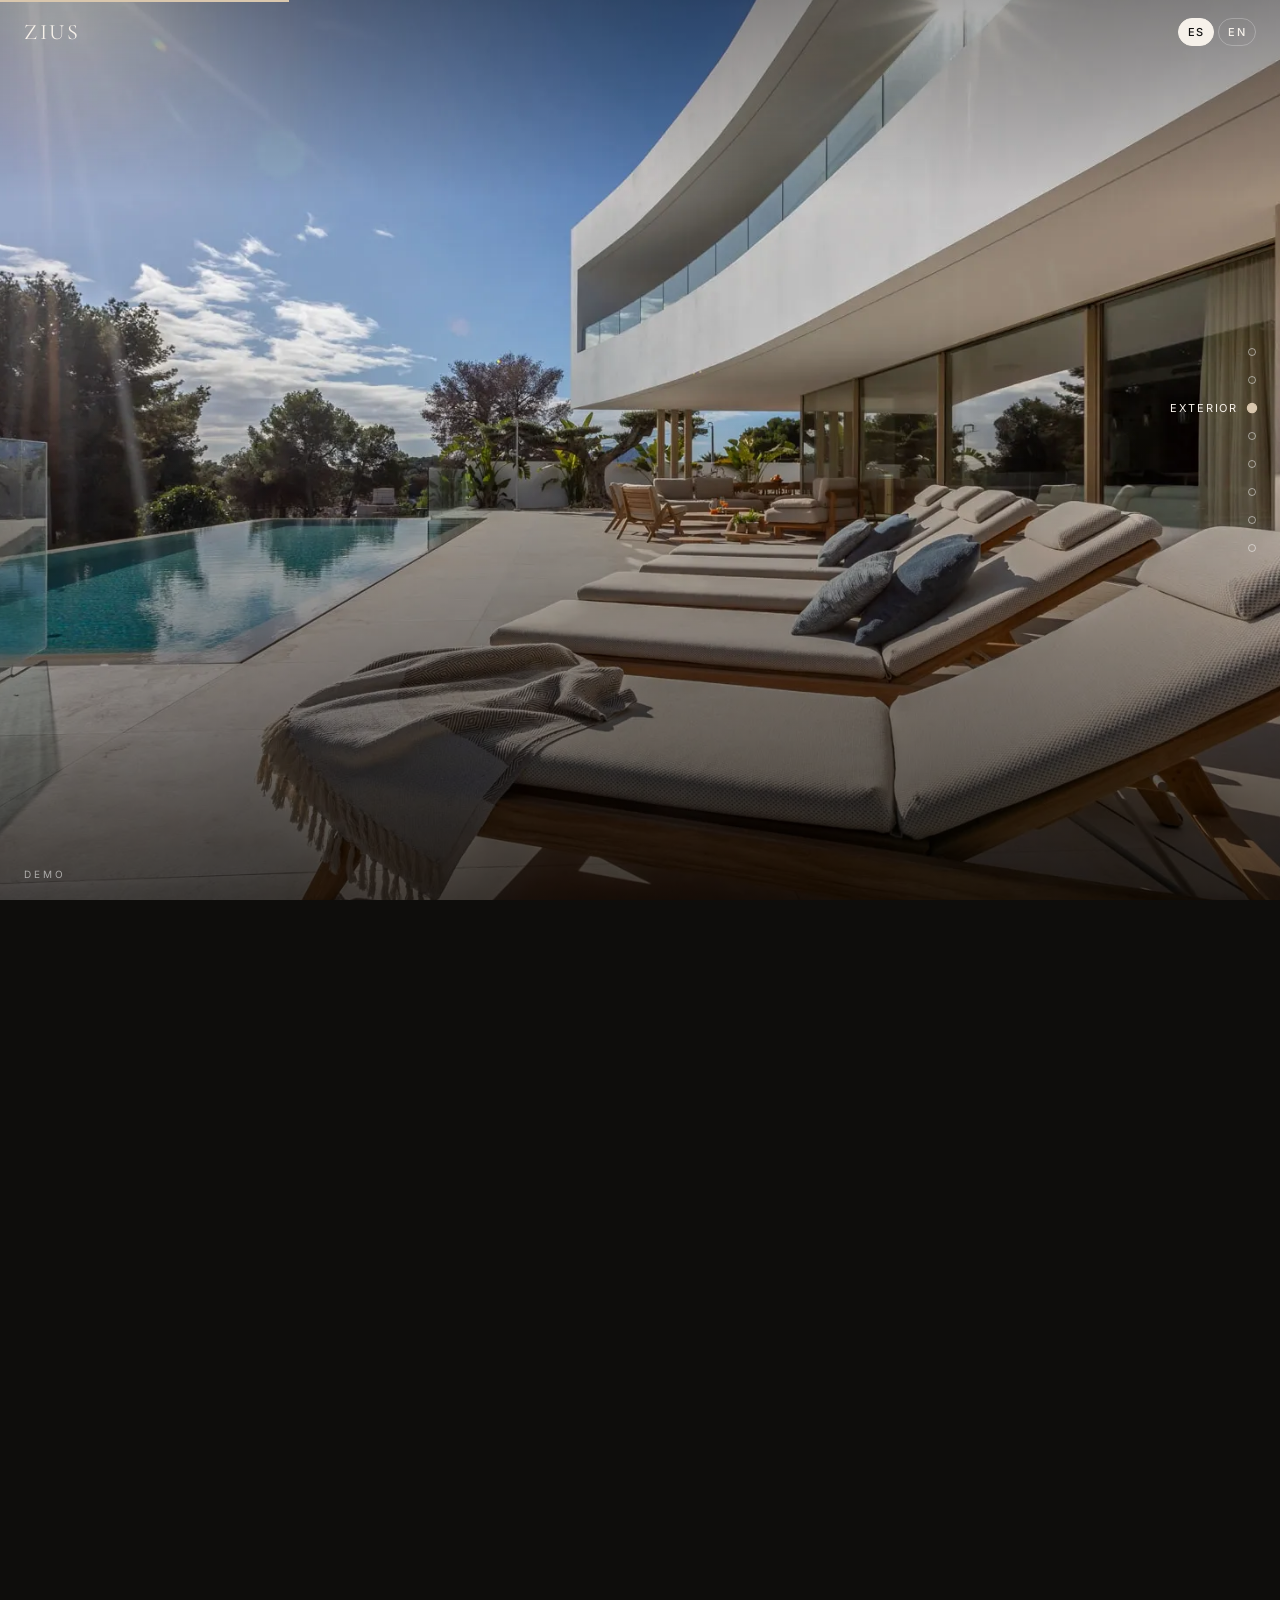
<file: index.html>
<!doctype html>
<html lang="es">
<head>
<meta charset="utf-8">
<meta name="viewport" content="width=device-width, initial-scale=1, viewport-fit=cover">
<title>Villa ZIUS · Moraira</title>
<meta name="description" content="Recorre Villa ZIUS en Moraira, Costa Blanca, deslizando la pantalla.">
<link rel="preconnect" href="https://fonts.googleapis.com">
<link rel="preconnect" href="https://fonts.gstatic.com" crossorigin>
<link href="https://fonts.googleapis.com/css2?family=Cormorant+Garamond:ital,wght@0,400;0,500;1,400&family=Inter:wght@300;400;500&display=swap" rel="stylesheet">
<style>
  :root {
    --ink: #f6f1ea;
    --muted: rgba(246, 241, 234, .72);
    --bg: #0e0d0c;
    --sand: #d9c7ae;
    --serif: "Cormorant Garamond", Georgia, serif;
    --sans: "Inter", system-ui, sans-serif;
  }
  * { box-sizing: border-box; margin: 0; padding: 0; }
  html { background: var(--bg); }
  body { background: var(--bg); color: var(--ink); font-family: var(--sans); -webkit-font-smoothing: antialiased; }

  /* cargando */
  #loader { position: fixed; inset: 0; z-index: 50; display: grid; place-items: center; background: var(--bg); transition: opacity .8s ease; }
  #loader.done { opacity: 0; pointer-events: none; }
  #loader .name { font-family: var(--serif); font-size: clamp(36px, 6vw, 64px); letter-spacing: .08em; }
  #loader .bar { width: 160px; height: 1px; background: rgba(255,255,255,.15); margin: 18px auto 0; overflow: hidden; }
  #loader .bar i { display: block; height: 100%; width: 0; background: var(--sand); transition: width .2s; }

  /* recorrido */
  #tour { position: relative; }
  #stage { position: sticky; top: 0; height: 100vh; height: 100svh; overflow: hidden; }
  canvas { display: block; width: 100%; height: 100%; }
  .shade { position: absolute; inset: 0; pointer-events: none;
    background: linear-gradient(180deg, rgba(0,0,0,.35) 0%, rgba(0,0,0,0) 22%, rgba(0,0,0,0) 45%, rgba(0,0,0,.7) 100%); }

  .cap { position: absolute; left: 0; right: 0; bottom: 14vh; padding: 0 24px; text-align: center; opacity: 0; pointer-events: none; will-change: opacity, transform; }
  .cap .k { font-size: 12px; font-weight: 500; letter-spacing: .32em; text-transform: uppercase; color: var(--sand); margin-bottom: 10px; text-shadow: 0 1px 10px rgba(0,0,0,.6); }
  .cap .t { font-family: var(--serif); font-weight: 400; font-size: clamp(34px, 5.6vw, 72px); line-height: 1.05; text-shadow: 0 2px 24px rgba(0,0,0,.45); }
  .cap.hero .t { font-size: clamp(56px, 10vw, 128px); letter-spacing: .04em; }
  .cap.hero { bottom: auto; top: 50%; transform: translateY(-50%); }

  #hint { position: absolute; left: 50%; bottom: 28px; transform: translateX(-50%); font-size: 11px; letter-spacing: .3em; text-transform: uppercase; color: var(--muted); text-align: center; transition: opacity .4s; }
  #hint::after { content: ""; display: block; width: 1px; height: 34px; margin: 10px auto 0; background: linear-gradient(var(--sand), transparent); animation: drip 1.8s ease-in-out infinite; transform-origin: top; }
  @keyframes drip { 0% { transform: scaleY(0); } 50% { transform: scaleY(1); } 100% { transform: scaleY(1); opacity: 0; } }

  header { position: fixed; top: 0; left: 0; right: 0; z-index: 20; display: flex; justify-content: space-between; align-items: center; padding: 18px 24px; padding-top: max(18px, env(safe-area-inset-top)); }
  header { transition: background .4s; }
  header.solid { background: rgba(14,13,12,.92); -webkit-backdrop-filter: blur(10px); backdrop-filter: blur(10px); }
  .brand { font-family: var(--serif); font-size: 22px; letter-spacing: .12em; }
  .lang { display: flex; gap: 4px; }
  .lang button { background: none; border: 1px solid rgba(255,255,255,.25); color: var(--ink); font: 500 11px var(--sans); letter-spacing: .12em; padding: 6px 9px; border-radius: 999px; cursor: pointer; }
  .lang button[aria-pressed="true"] { background: var(--ink); color: #111; border-color: var(--ink); }

  /* índice de estancias */
  #rail { position: fixed; right: 24px; top: 50%; transform: translateY(-50%); z-index: 20; list-style: none; display: flex; flex-direction: column; gap: 14px; transition: opacity .4s; }
  #rail li { display: flex; align-items: center; justify-content: flex-end; gap: 10px; cursor: pointer; font-size: 11px; letter-spacing: .16em; text-transform: uppercase; color: rgba(255,255,255,.5); transition: color .3s; }
  #rail li::after { content: ""; width: 6px; height: 6px; border-radius: 50%; border: 1px solid currentColor; transition: background .3s, transform .3s; }
  #rail li.on { color: var(--ink); }
  #rail li.on::after { background: var(--sand); border-color: var(--sand); transform: scale(1.3); }
  #rail li span { opacity: 0; transform: translateX(6px); transition: opacity .3s, transform .3s; }
  #rail li.on span, #rail:hover li span { opacity: 1; transform: none; }

  #progress { position: fixed; left: 0; top: 0; height: 2px; width: 0; background: var(--sand); z-index: 30; }

  /* final */
  #info { position: relative; z-index: 5; background: var(--bg); padding: 110px 24px 80px; }
  .wrap { max-width: 980px; margin: 0 auto; }
  #info h2 { font-family: var(--serif); font-weight: 400; font-size: clamp(40px, 6vw, 72px); line-height: 1.05; }
  #info .lead { color: var(--muted); font-size: 17px; line-height: 1.7; max-width: 620px; margin-top: 20px; font-weight: 300; }
  .stats { display: grid; grid-template-columns: repeat(4, 1fr); gap: 1px; background: rgba(255,255,255,.1); margin: 56px 0; border: 1px solid rgba(255,255,255,.1); }
  .stats div { background: var(--bg); padding: 28px 20px; }
  .stats b { display: block; font-family: var(--serif); font-weight: 400; font-size: 44px; color: var(--sand); }
  .stats span { font-size: 12px; letter-spacing: .14em; text-transform: uppercase; color: var(--muted); }
  .cta { display: inline-flex; align-items: center; gap: 12px; background: var(--ink); color: #111; text-decoration: none; padding: 16px 28px; border-radius: 999px; font-weight: 500; font-size: 14px; letter-spacing: .06em; }
  .cta:hover { background: var(--sand); }
  footer { color: rgba(255,255,255,.4); font-size: 12px; margin-top: 70px; line-height: 1.7; }
  .demo { position: fixed; left: 24px; bottom: 20px; z-index: 20; font-size: 10px; letter-spacing: .3em; color: rgba(255,255,255,.55); text-transform: uppercase; }

  @media (max-width: 760px) {
    #rail { display: none; }
    .stats { grid-template-columns: repeat(2, 1fr); }
    .cap { bottom: 18vh; }
    header { padding: 14px 16px; }
    .demo { left: 16px; }
  }
  @media (prefers-reduced-motion: reduce) { #hint::after { animation: none; } }
</style>
</head>
<body>

<div id="loader"><div><div class="name">VILLA ZIUS</div><div class="bar"><i></i></div></div></div>
<div id="progress"></div>

<header>
  <div class="brand">ZIUS</div>
  <div class="lang">
    <button data-lang="es" aria-pressed="true">ES</button>
    <button data-lang="en" aria-pressed="false">EN</button>
  </div>
</header>

<ul id="rail"></ul>
<div class="demo">Demo</div>

<section id="tour">
  <div id="stage">
    <canvas id="c"></canvas>
    <div class="shade"></div>
    <div id="caps"></div>
    <div id="hint" data-i18n="hint"></div>
  </div>
</section>

<section id="info">
  <div class="wrap">
    <h2 data-i18n="infoTitle"></h2>
    <p class="lead" data-i18n="infoLead"></p>
    <div class="stats">
      <div><b>5</b><span data-i18n="sBed"></span></div>
      <div><b>10</b><span data-i18n="sGuests"></span></div>
      <div><b>7</b><span data-i18n="sBath"></span></div>
      <div><b>15 m</b><span data-i18n="sPool"></span></div>
    </div>
    <a class="cta" href="https://www.abahanavillas.com/en/holiday-rentals/villas-moraira/zius" target="_blank" rel="noopener"><span data-i18n="cta"></span> →</a>
    <footer data-i18n="foot"></footer>
  </div>
</section>

<script>
/* Escenas en orden de recorrido.
   f: encuadre horizontal inicio->fin (0 izquierda, 1 derecha)
   z: zoom inicio->fin
   cap: texto que aparece en esa escena
   room: nombre en el índice lateral (marca el inicio de una zona) */
const SCENES = [
  { f: [.55, .45], z: [1.18, 1.04], cap: "hero", room: "arrival" },
  { f: [.50, .50], z: [1.00, 1.12] },
  { f: [.20, .55], z: [1.00, 1.08] },
  { f: [.30, .65], z: [1.02, 1.10], cap: "pool", room: "pool" },
  { f: [.75, .40], z: [1.00, 1.08] },
  { f: [.35, .60], z: [1.00, 1.10], cap: "outdoor", room: "outdoor" },
  { f: [.30, .62], z: [1.04, 1.10] },
  { f: [.15, .60], z: [1.00, 1.08], cap: "living", room: "living" },
  { f: [.65, .30], z: [1.02, 1.10] },
  { f: [.50, .50], z: [1.00, 1.10] },
  { f: [.30, .62], z: [1.00, 1.08], cap: "kitchen", room: "kitchen" },
  { f: [.55, .30], z: [1.02, 1.10] },
  { f: [.20, .45], z: [1.00, 1.10] },
  { f: [.65, .30], z: [1.00, 1.08], cap: "bedrooms", room: "bedrooms" },
  { f: [.30, .60], z: [1.02, 1.10] },
  { f: [.55, .30], z: [1.00, 1.10], cap: "baths" },
  { f: [.30, .62], z: [1.00, 1.08], cap: "games", room: "leisure" },
  { f: [.25, .55], z: [1.02, 1.10] },
  { f: [.35, .65], z: [1.00, 1.08], cap: "views", room: "views" },
  { f: [.25, .70], z: [1.00, 1.10], cap: "rooftop" },
  { f: [.65, .45], z: [1.00, 1.12], cap: "sunset" },
];

const T = {
  es: {
    hint: "Desliza para entrar",
    hero: ["Moraira · Costa Blanca", "Villa ZIUS"],
    pool: ["La piscina", "15 metros de agua privada"],
    outdoor: ["Exterior", "Vivir al aire libre"],
    living: ["Interior", "Dos salones luminosos"],
    kitchen: ["Cocina", "Para cocinar y compartir"],
    bedrooms: ["Dormitorios", "Cinco suites, camas XL"],
    baths: ["Baños", "Siete baños"],
    games: ["Ocio", "Sala de juegos y bar"],
    views: ["Vistas", "El Mediterráneo al fondo"],
    rooftop: ["Azotea", "Solárium con vistas"],
    sunset: ["Al caer la tarde", "Atardeceres en Moraira"],
    rooms: { arrival: "Llegada", pool: "Piscina", outdoor: "Exterior", living: "Salones", kitchen: "Cocina", bedrooms: "Dormitorios", leisure: "Ocio", views: "Vistas" },
    infoTitle: "Una casa para no salir de ella",
    infoLead: "Villa ZIUS está en Moraira, en la Costa Blanca. Tiene cinco dormitorios, dos salones, dos cocinas, piscina privada de 15 metros y un solárium en la azotea con vistas al mar y a la montaña.",
    sBed: "Dormitorios", sGuests: "Huéspedes", sBath: "Baños", sPool: "Piscina",
    cta: "Consultar disponibilidad",
    foot: "Demostración de recorrido interactivo. Fotografías y datos: Abahana Villas.",
  },
  en: {
    hint: "Scroll to step inside",
    hero: ["Moraira · Costa Blanca", "Villa ZIUS"],
    pool: ["The pool", "15 metres of private water"],
    outdoor: ["Outside", "Life in the open air"],
    living: ["Inside", "Two light-filled lounges"],
    kitchen: ["Kitchen", "Made for cooking together"],
    bedrooms: ["Bedrooms", "Five suites, XL beds"],
    baths: ["Bathrooms", "Seven bathrooms"],
    games: ["Leisure", "Games room and bar"],
    views: ["Views", "The Mediterranean beyond"],
    rooftop: ["Rooftop", "A solarium with a view"],
    sunset: ["Evening", "Moraira sunsets"],
    rooms: { arrival: "Arrival", pool: "Pool", outdoor: "Outdoor", living: "Lounges", kitchen: "Kitchen", bedrooms: "Bedrooms", leisure: "Leisure", views: "Views" },
    infoTitle: "A house you won't want to leave",
    infoLead: "Villa ZIUS sits in Moraira on the Costa Blanca. Five bedrooms, two lounges, two kitchens, a 15-metre private pool and a rooftop solarium with sea and mountain views.",
    sBed: "Bedrooms", sGuests: "Guests", sBath: "Bathrooms", sPool: "Pool",
    cta: "Check availability",
    foot: "Interactive tour demo. Photos and details: Abahana Villas.",
  },
};

let lang = "es";
try { lang = localStorage.getItem("zius-lang") || "es"; } catch (e) {}

const N = SCENES.length;
const VH_PER_SCENE = 90;           // cuánto hay que deslizar por estancia
const FADE = 0.35;                  // parte de la escena que dura el fundido
const tour = document.getElementById("tour");
const canvas = document.getElementById("c");
const ctx = canvas.getContext("2d");
const capsBox = document.getElementById("caps");
const rail = document.getElementById("rail");
const hint = document.getElementById("hint");
const bar = document.getElementById("progress");
const header = document.querySelector("header");
const imgs = [];

tour.style.height = (N * VH_PER_SCENE + 100) + "vh";

/* textos */
const capEls = [];
SCENES.forEach((s, i) => {
  if (!s.cap) return;
  const el = document.createElement("div");
  el.className = "cap" + (s.cap === "hero" ? " hero" : "");
  el.innerHTML = '<div class="k"></div><div class="t"></div>';
  capsBox.appendChild(el);
  capEls.push({ i, key: s.cap, el });
});
const railEls = [];
SCENES.forEach((s, i) => {
  if (!s.room) return;
  const li = document.createElement("li");
  li.innerHTML = "<span></span>";
  li.addEventListener("click", () => goTo(i));
  rail.appendChild(li);
  railEls.push({ i, key: s.room, li });
});

function applyLang() {
  const t = T[lang];
  document.documentElement.lang = lang;
  document.querySelectorAll("[data-i18n]").forEach(el => el.textContent = t[el.dataset.i18n]);
  capEls.forEach(c => {
    c.el.querySelector(".k").textContent = t[c.key][0];
    c.el.querySelector(".t").textContent = t[c.key][1];
  });
  railEls.forEach(r => r.li.querySelector("span").textContent = t.rooms[r.key]);
  document.querySelectorAll(".lang button").forEach(b => b.setAttribute("aria-pressed", b.dataset.lang === lang));
}
document.querySelectorAll(".lang button").forEach(b => b.addEventListener("click", () => {
  lang = b.dataset.lang;
  try { localStorage.setItem("zius-lang", lang); } catch (e) {}
  applyLang();
}));
applyLang();

/* scroll -> posición en el recorrido */
function tourLength() { return tour.offsetHeight - window.innerHeight; }
function targetP() {
  const y = window.scrollY - tour.offsetTop;
  return Math.min(Math.max(y / tourLength(), 0), 1) * (N - 1);
}
function goTo(i) {
  window.scrollTo({ top: tour.offsetTop + (i / (N - 1)) * tourLength() + 2, behavior: "smooth" });
}

/* dibujo */
function resize() {
  const dpr = Math.min(window.devicePixelRatio || 1, 2);
  canvas.width = Math.round(canvas.clientWidth * dpr);
  canvas.height = Math.round(canvas.clientHeight * dpr);
}
window.addEventListener("resize", resize);

const lerp = (a, b, t) => a + (b - a) * t;
const ease = t => t * t * (3 - 2 * t);

function drawScene(i, local, alpha, push) {
  const img = imgs[i];
  if (!img || !img.naturalWidth || alpha <= 0) return;
  const s = SCENES[i];
  const cw = canvas.width, ch = canvas.height;
  const z = lerp(s.z[0], s.z[1], local) * (1 + push);
  const scale = Math.max(cw / img.naturalWidth, ch / img.naturalHeight) * z;
  const w = img.naturalWidth * scale, h = img.naturalHeight * scale;
  const f = lerp(s.f[0], s.f[1], local);
  const x = -(w - cw) * f;
  const y = -(h - ch) / 2;
  ctx.globalAlpha = alpha;
  ctx.drawImage(img, x, y, w, h);
}

let p = 0;
function frame() {
  const tp = targetP();
  p += (tp - p) * 0.12;                         // inercia suave
  if (Math.abs(tp - p) < 0.0005) p = tp;

  const cw = canvas.width, ch = canvas.height;
  ctx.globalAlpha = 1;
  ctx.fillStyle = "#0e0d0c";
  ctx.fillRect(0, 0, cw, ch);

  const i = Math.floor(p);
  const u = p - i;                                // 0..1 dentro de la escena
  // cada escena se mueve durante su ventana visible [i - FADE, i + 1]
  const local = k => Math.min(Math.max((p - k + FADE) / (1 + FADE), 0), 1);
  const fadeStart = 1 - FADE;
  const mix = u > fadeStart ? ease((u - fadeStart) / FADE) : 0;

  drawScene(i, local(i), 1, mix * 0.10);          // al salir, empuja hacia delante
  if (i + 1 < N && mix > 0) drawScene(i + 1, local(i + 1), mix, 0);
  ctx.globalAlpha = 1;

  // textos
  capEls.forEach(c => {
    const d = p - c.i;
    let o;
    if (c.key === "hero") o = 1 - Math.min(Math.max(d / 0.45, 0), 1);
    else o = Math.min(Math.max((d + 0.1) / 0.25, 0), 1) * Math.min(Math.max((0.65 - d) / 0.2, 0), 1);
    c.el.style.opacity = o.toFixed(3);
    if (c.key !== "hero") c.el.style.transform = `translateY(${((1 - o) * 14).toFixed(1)}px)`;
  });

  // índice
  let active = 0;
  railEls.forEach((r, k) => { if (p + 0.5 >= r.i) active = k; });
  railEls.forEach((r, k) => r.li.classList.toggle("on", k === active));

  hint.style.opacity = p < 0.15 ? 1 : 0;
  bar.style.width = (p / (N - 1) * 100).toFixed(2) + "%";
  const pastTour = window.scrollY > tour.offsetTop + tourLength() + 40;
  rail.style.opacity = pastTour ? 0 : 1;
  header.classList.toggle("solid", pastTour);

  requestAnimationFrame(frame);
}

/* carga de fotos */
let loaded = 0;
const loaderBar = document.querySelector("#loader .bar i");
const loads = SCENES.map((_, i) => new Promise(res => {
  const src = `img/${String(i + 1).padStart(2, "0")}.webp`;
  let tries = 0;
  const done = () => { loaded++; loaderBar.style.width = (loaded / N * 100) + "%"; res(); };
  const attempt = () => {
    const img = new Image();
    img.decoding = "async";
    img.onload = () => { imgs[i] = img; done(); };
    img.onerror = () => (++tries < 8) ? setTimeout(attempt, 400 * tries) : done();
    img.src = tries ? `${src}?r=${tries}` : src;
  };
  attempt();
}));
// empieza cuando están las primeras; el resto sigue cargando detrás
Promise.all(loads.slice(0, 4)).then(() => {
  resize();
  document.getElementById("loader").classList.add("done");
  requestAnimationFrame(frame);
});
</script>
</body>
</html>
</file>
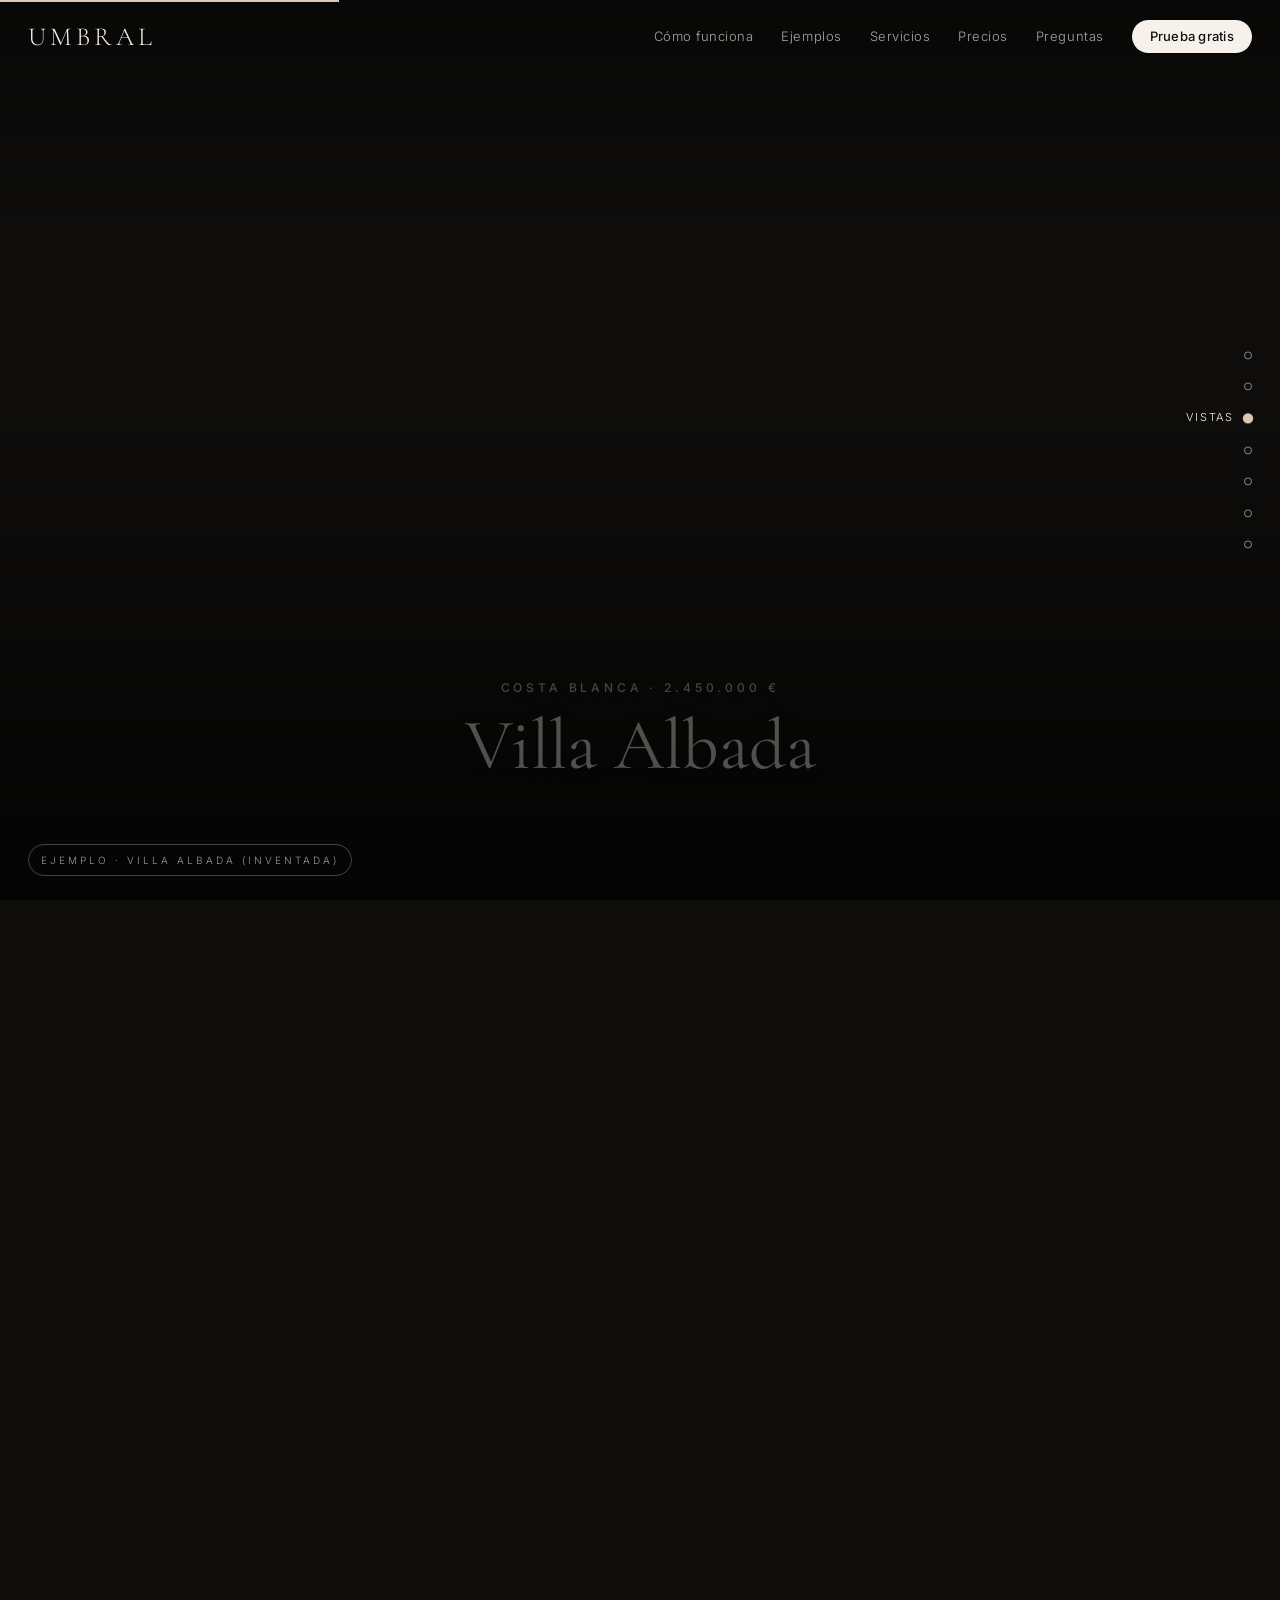
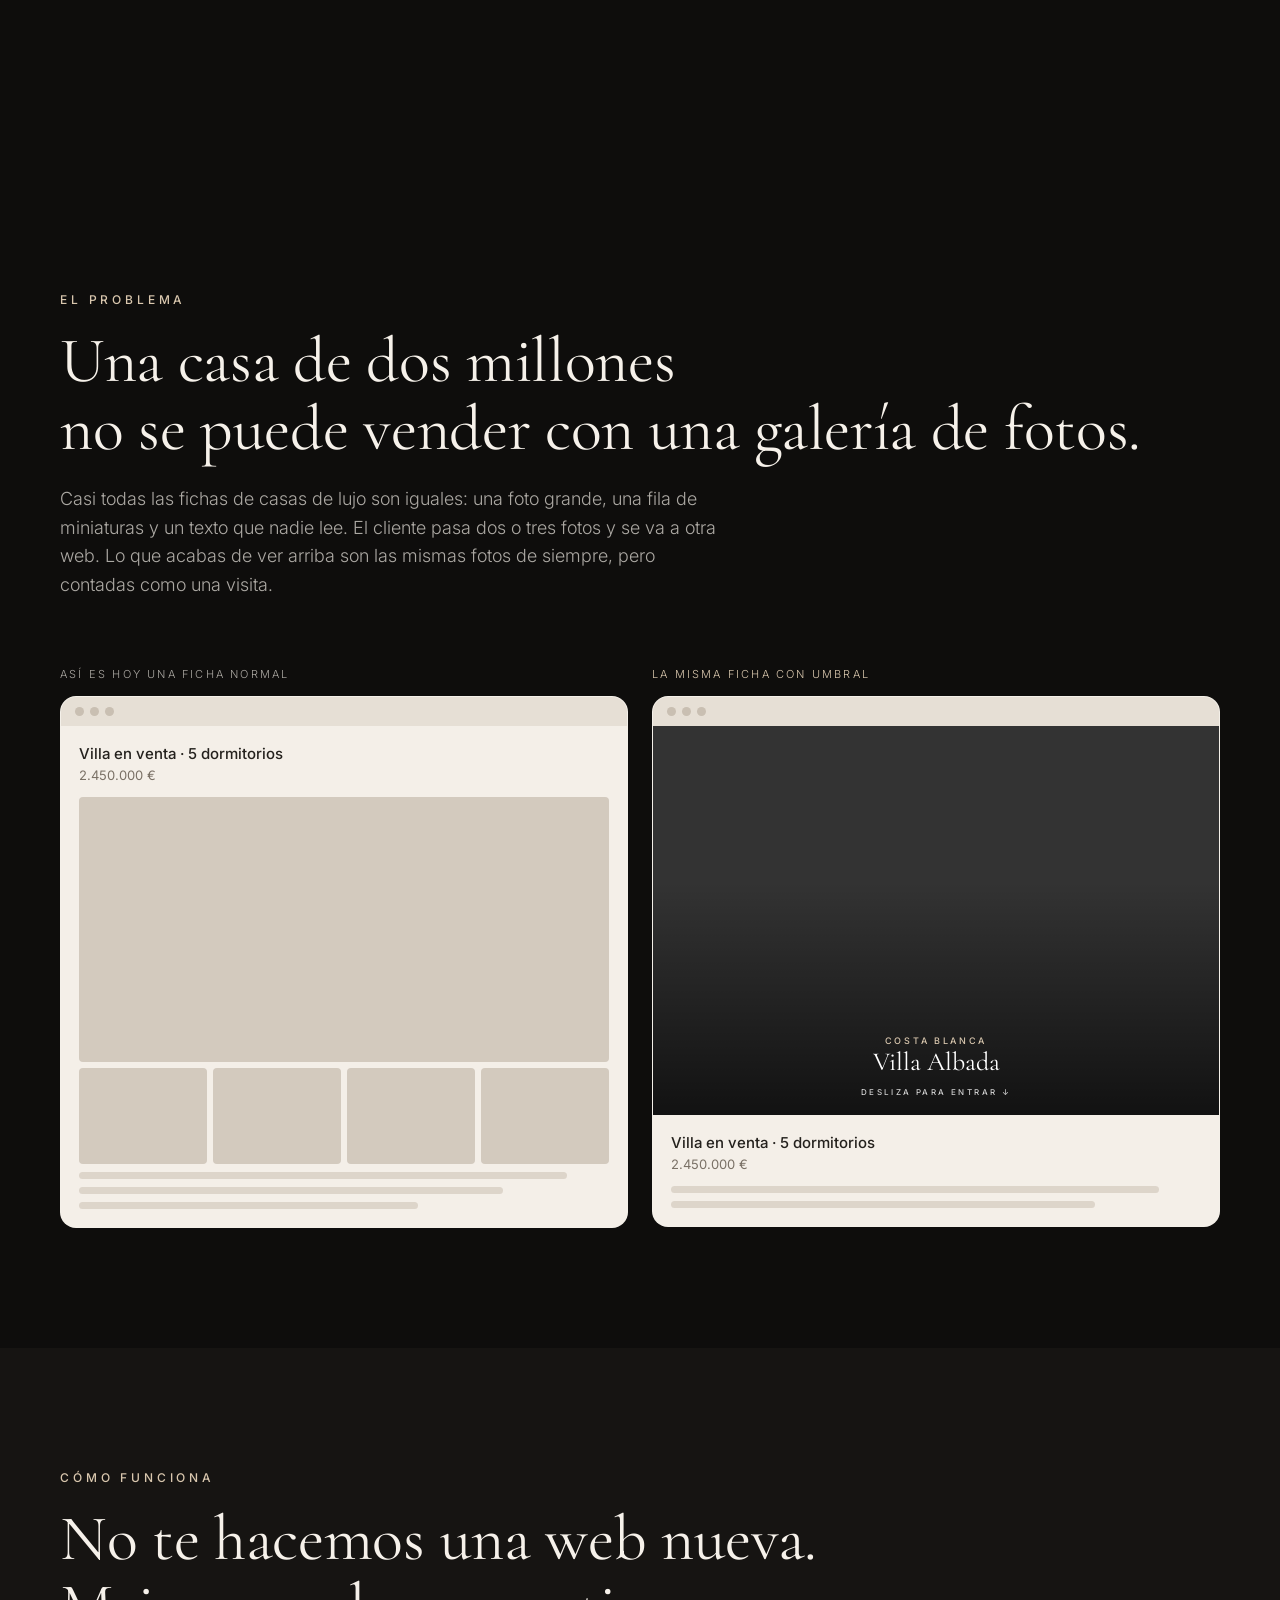
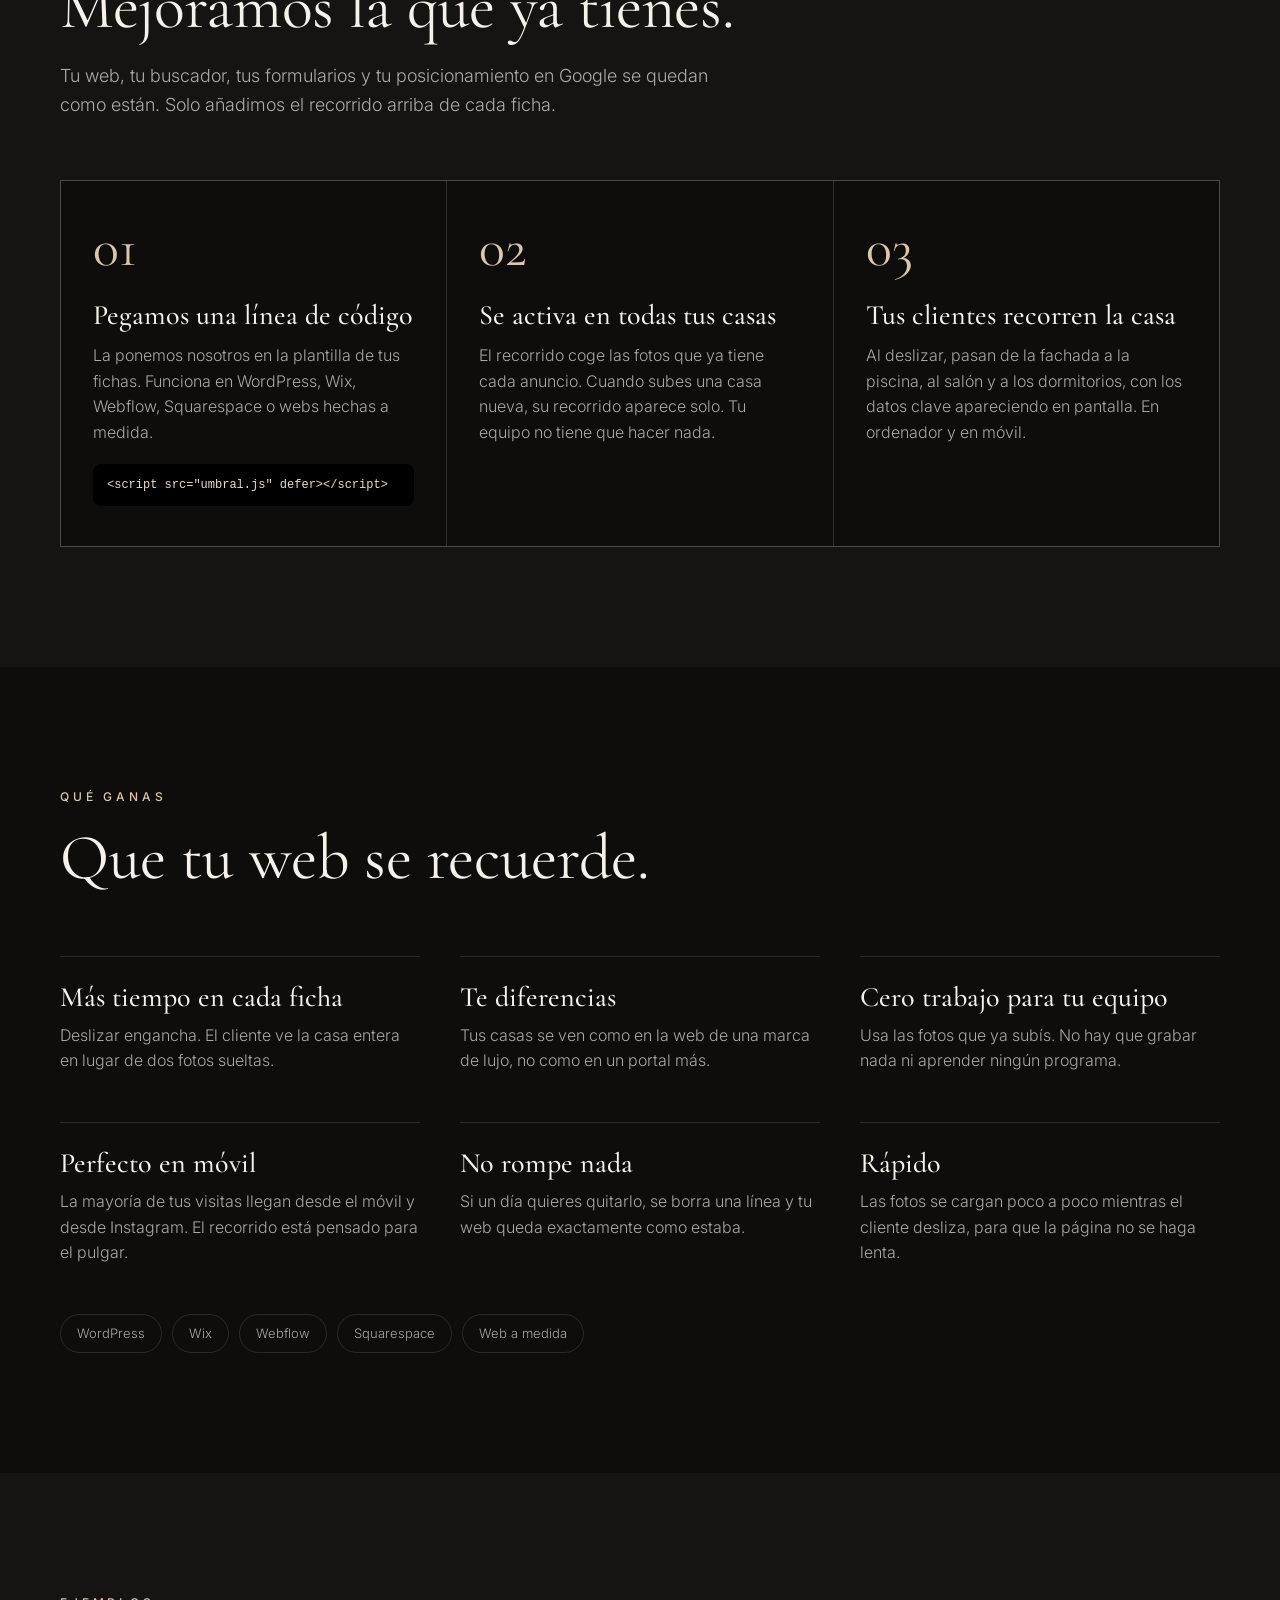
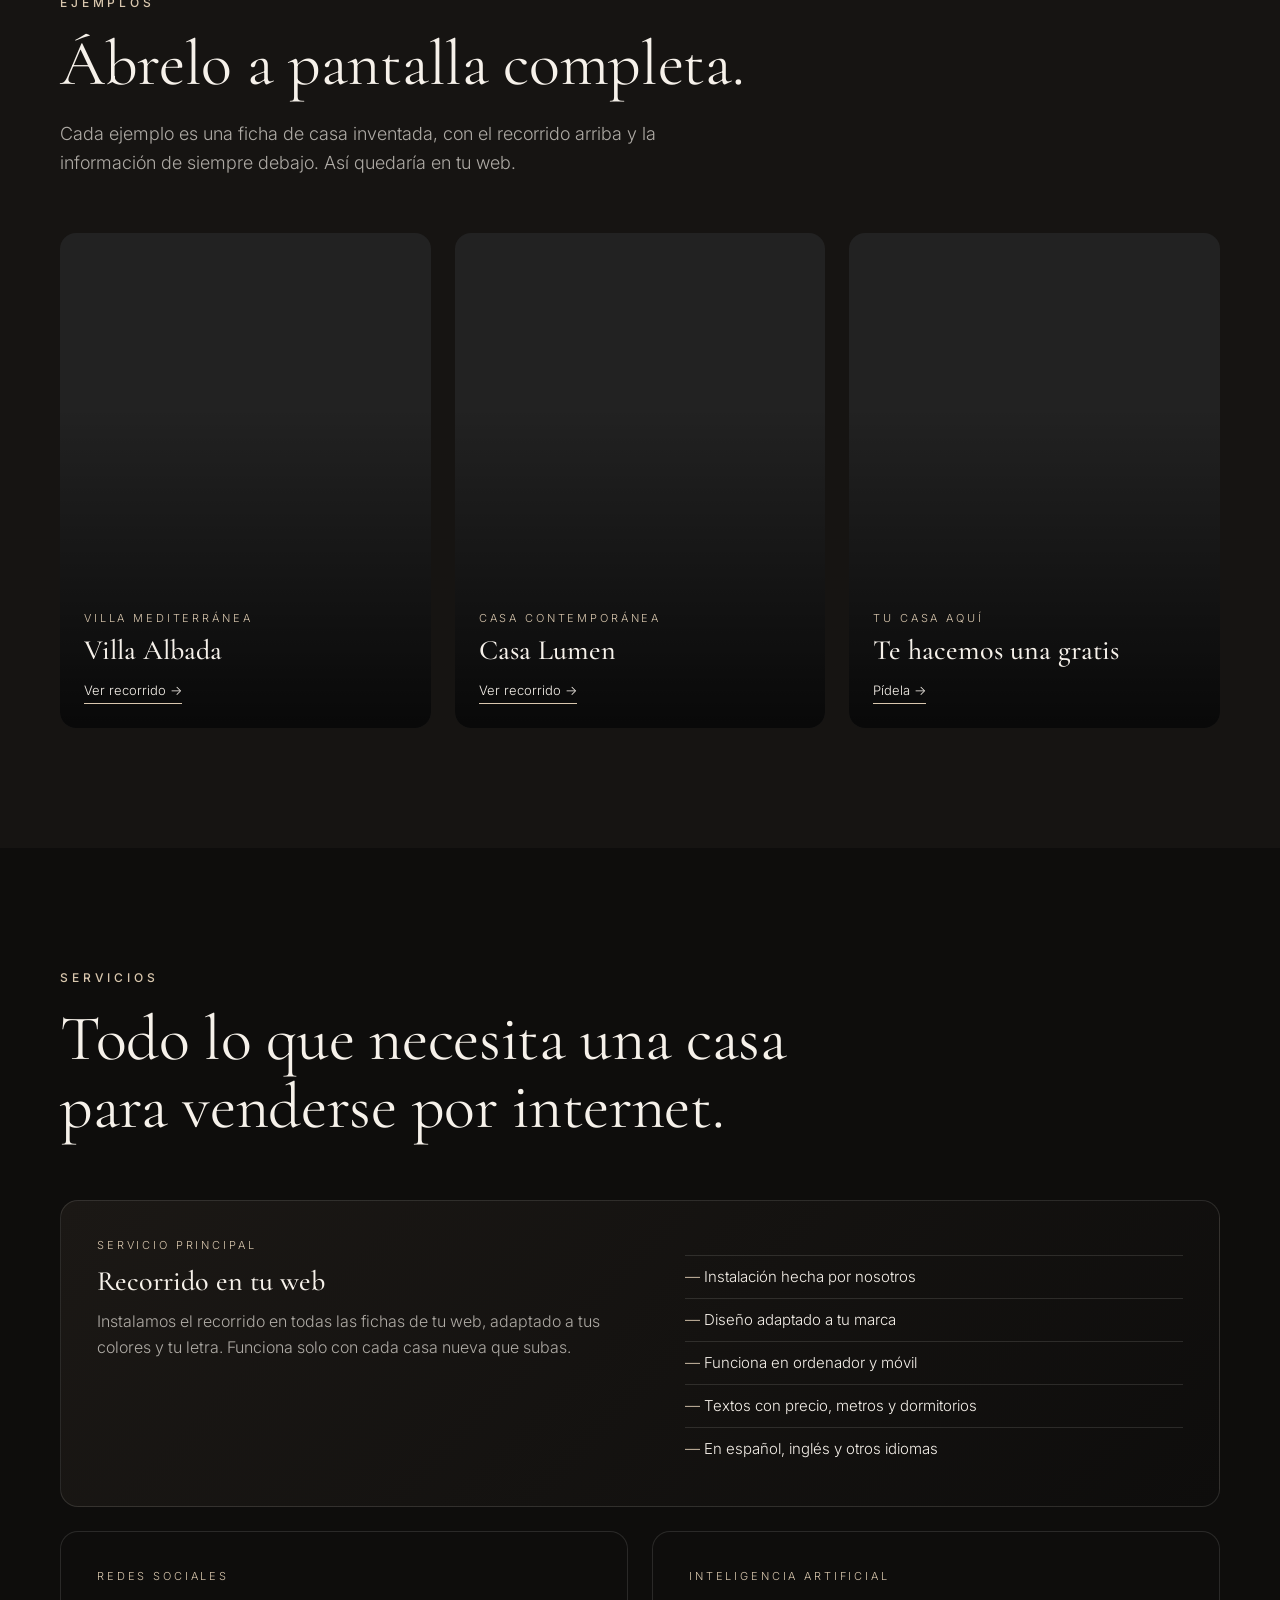
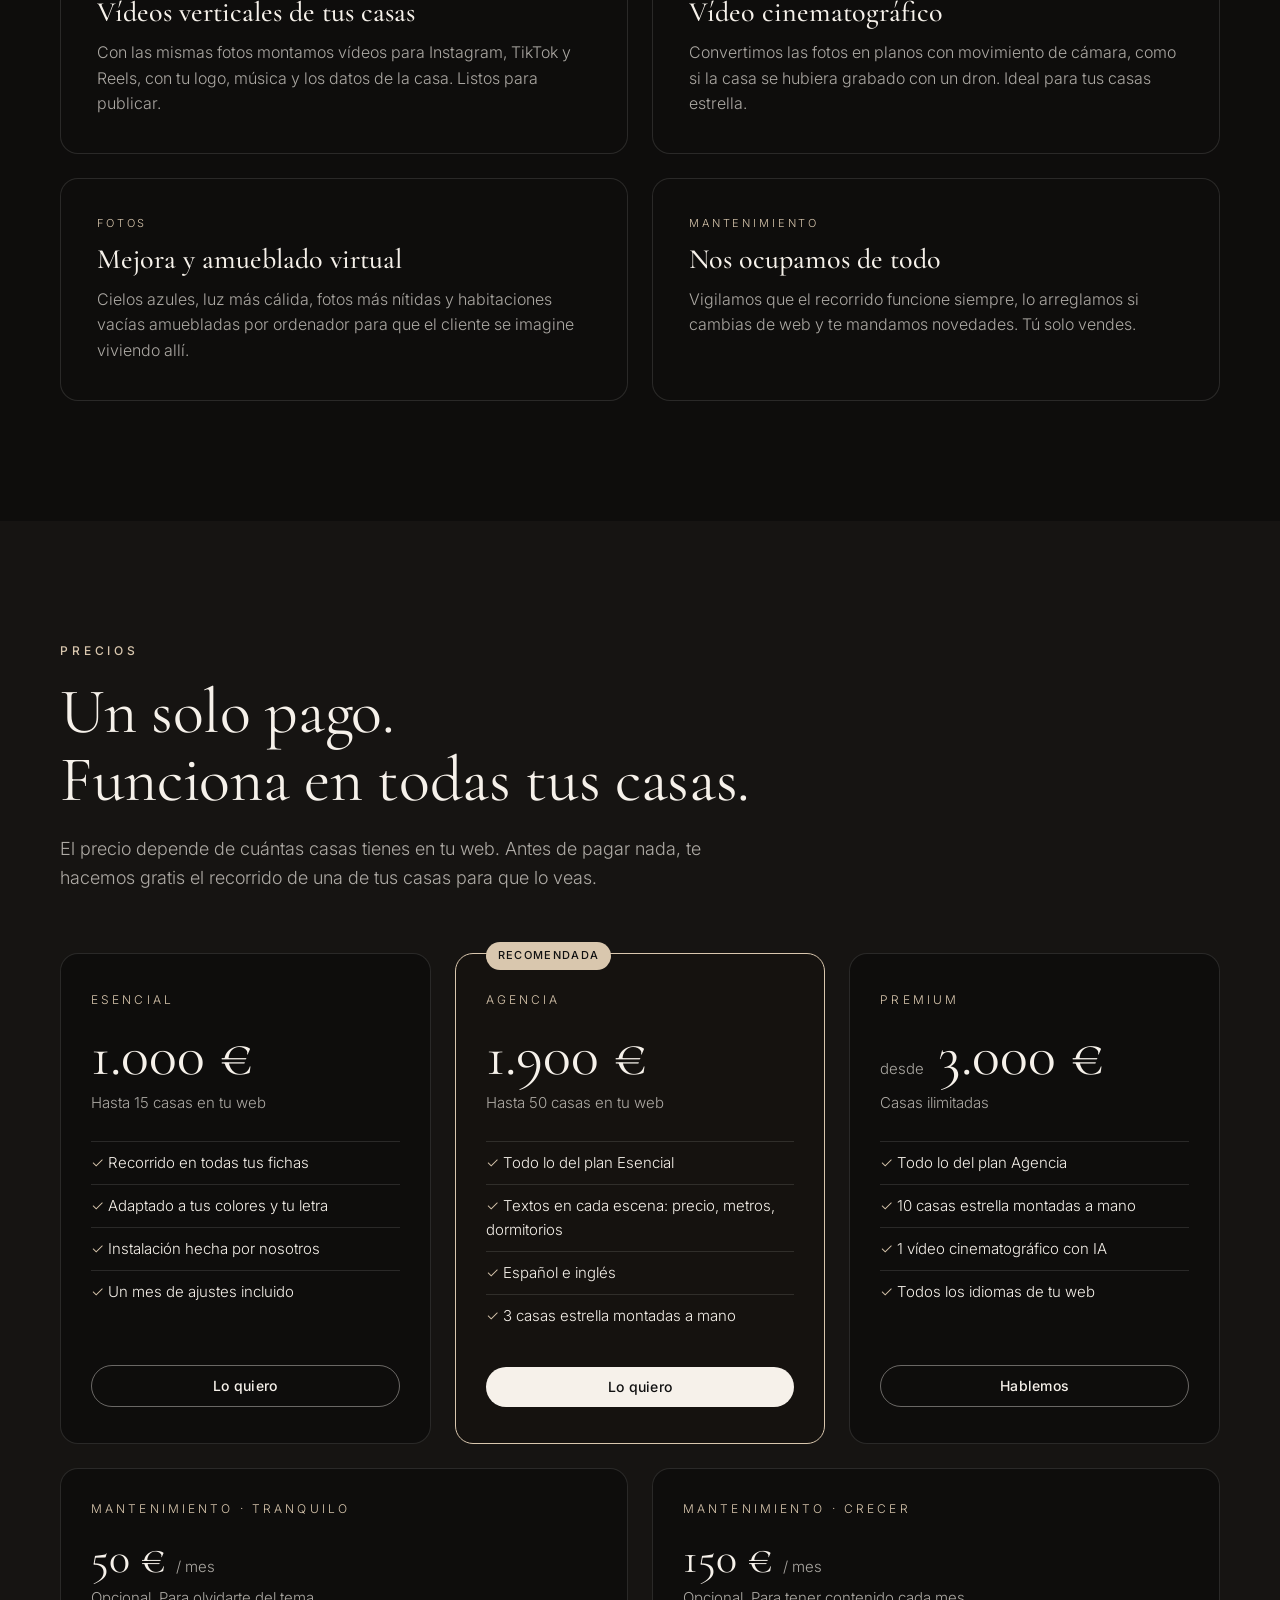
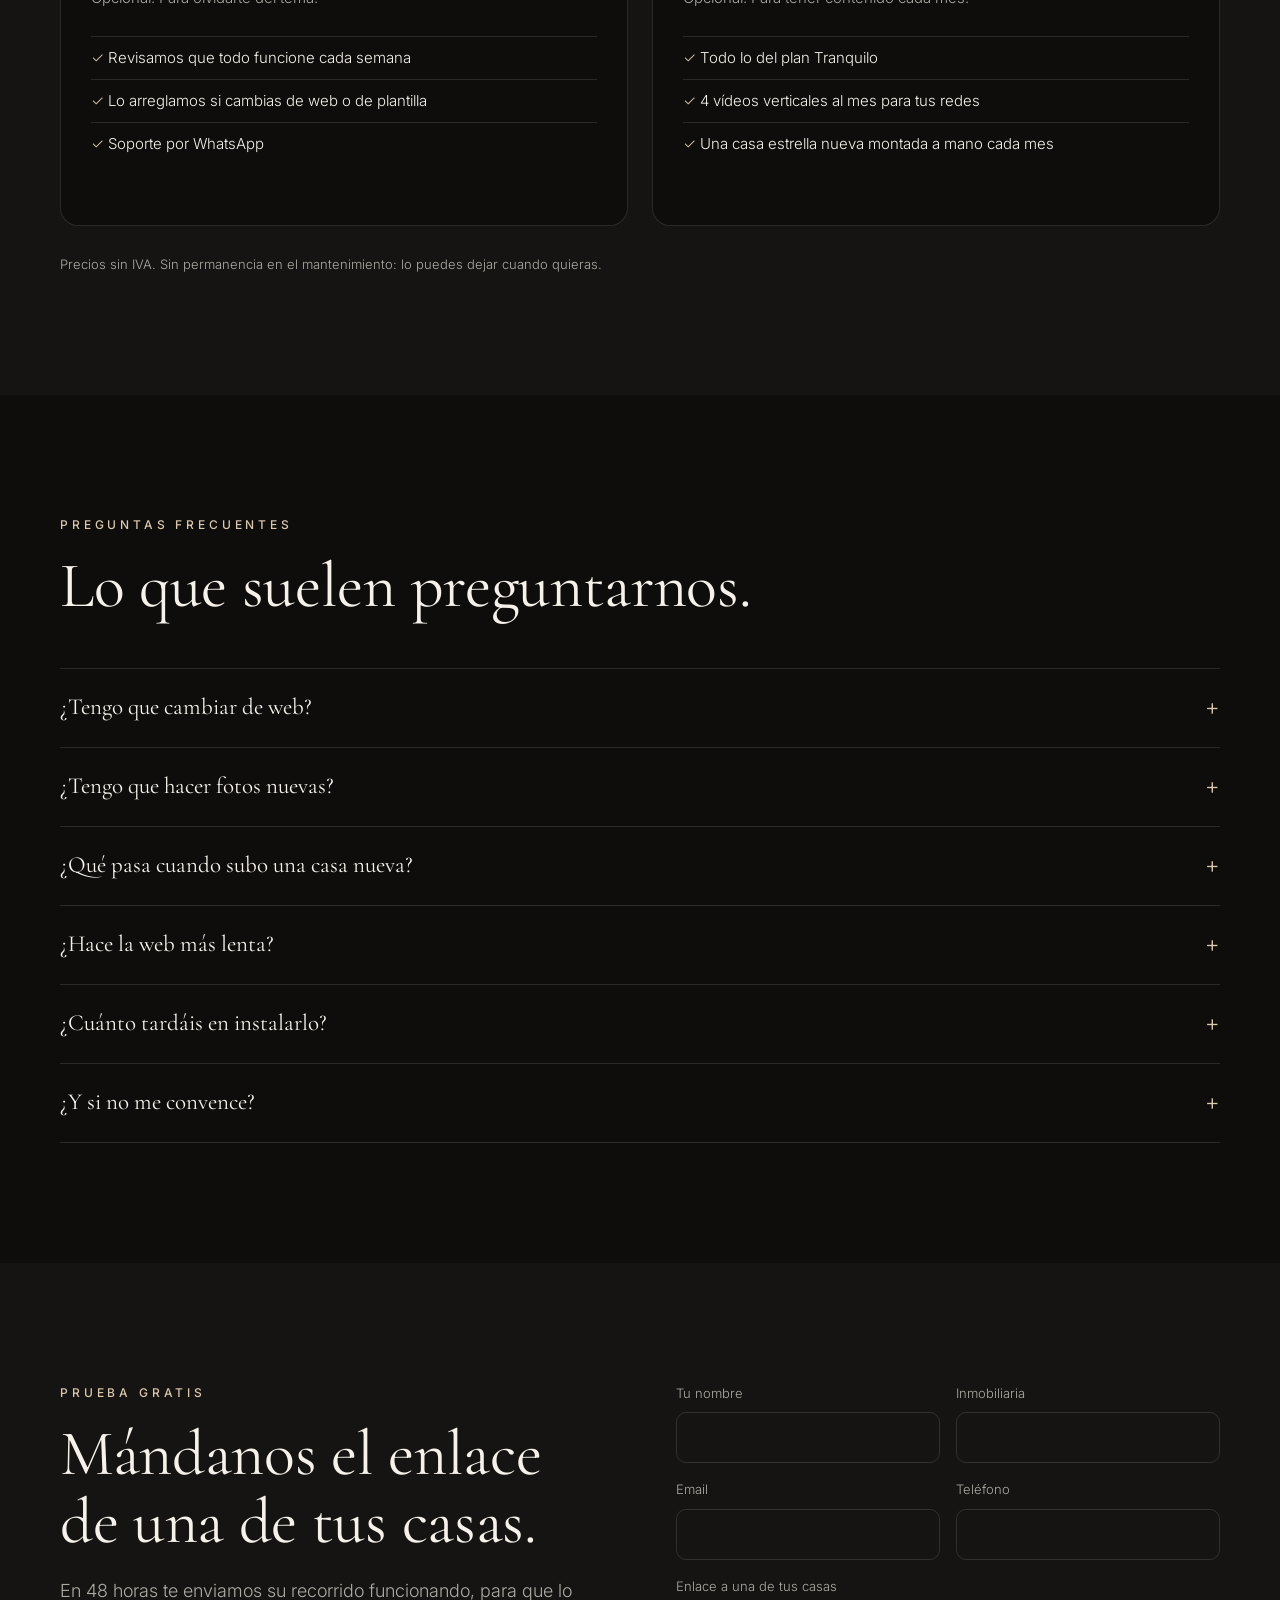
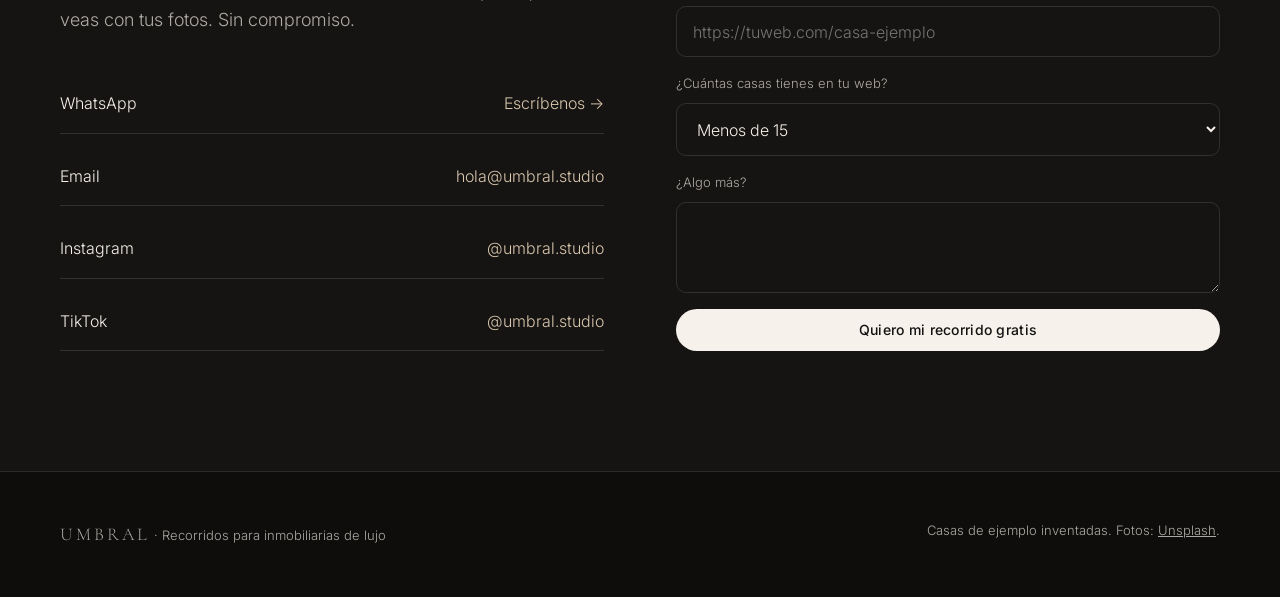
<file: marca/index.html>
<!doctype html>
<html lang="es">
<head>
<meta charset="utf-8">
<meta name="viewport" content="width=device-width, initial-scale=1, viewport-fit=cover">
<title>Umbral · Recorridos para inmobiliarias de lujo</title>
<meta name="description" content="Convertimos las fotos de cada casa de tu web en un recorrido a pantalla completa que se recorre deslizando. Sin cambiar tu web. Funciona en todas tus fichas.">
<meta property="og:title" content="Umbral · Que tus clientes recorran la casa antes de visitarla">
<meta property="og:description" content="Recorridos con scroll para webs de inmobiliarias de lujo. Se instala en un día y funciona en todas tus casas.">
<meta property="og:image" content="https://images.unsplash.com/photo-1613490493576-7fde63acd811?auto=format&fit=crop&w=1200&q=80">
<meta name="theme-color" content="#0e0d0c">
<link rel="preconnect" href="https://fonts.googleapis.com">
<link rel="preconnect" href="https://fonts.gstatic.com" crossorigin>
<link rel="preconnect" href="https://images.unsplash.com">
<link href="https://fonts.googleapis.com/css2?family=Cormorant+Garamond:ital,wght@0,400;0,500;1,400&family=Inter:wght@300;400;500&display=swap" rel="stylesheet">
<link rel="stylesheet" href="estilo.css">
</head>
<body>

<header class="top" id="top">
  <a class="logo" href="#">Umbral</a>
  <nav class="nav" id="nav">
    <a href="#como">Cómo funciona</a>
    <a href="#ejemplos">Ejemplos</a>
    <a href="#servicios">Servicios</a>
    <a href="#precios">Precios</a>
    <a href="#preguntas">Preguntas</a>
    <a class="btn sm" href="#contacto">Prueba gratis</a>
  </nav>
  <button class="menu-btn" id="menuBtn" aria-label="Abrir menú" aria-expanded="false">☰</button>
</header>

<!-- El propio recorrido es la portada: así se entiende el producto sin explicarlo -->
<section id="demo"></section>

<!-- El problema -->
<section class="block" id="problema">
  <div class="wrap">
    <div class="eyebrow">El problema</div>
    <h2 class="reveal">Una casa de dos millones<br>no se puede vender con una galería de fotos.</h2>
    <p class="lead reveal">Casi todas las fichas de casas de lujo son iguales: una foto grande, una fila de miniaturas y un texto que nadie lee. El cliente pasa dos o tres fotos y se va a otra web. Lo que acabas de ver arriba son las mismas fotos de siempre, pero contadas como una visita.</p>
    <div class="compare">
      <div class="reveal">
        <span class="label">Así es hoy una ficha normal</span>
        <div class="mock">
          <div class="bar"><i></i><i></i><i></i></div>
          <div class="body">
            <div class="m-title">Villa en venta · 5 dormitorios</div>
            <div class="m-price">2.450.000 €</div>
            <div class="grid">
              <div data-bg="1613490493576-7fde63acd811"></div>
              <div data-bg="1613977257365-aaae5a9817ff"></div>
              <div data-bg="1600210491892-03d54c0aaf87"></div>
              <div data-bg="1616594039964-ae9021a400a0"></div>
              <div data-bg="1686023858216-4f54c853acf2"></div>
            </div>
            <div class="lines"><i style="width:92%"></i><i style="width:80%"></i><i style="width:64%"></i></div>
          </div>
        </div>
      </div>
      <div class="reveal">
        <span class="label good">La misma ficha con Umbral</span>
        <div class="mock">
          <div class="bar"><i></i><i></i><i></i></div>
          <div class="hero" data-bg="1613977257365-aaae5a9817ff">
            <div class="k">Costa Blanca</div>
            <div class="t">Villa Albada</div>
            <div class="d">Desliza para entrar ↓</div>
          </div>
          <div class="body">
            <div class="m-title">Villa en venta · 5 dormitorios</div>
            <div class="m-price">2.450.000 €</div>
            <div class="lines"><i style="width:92%"></i><i style="width:80%"></i></div>
          </div>
        </div>
      </div>
    </div>
  </div>
</section>

<!-- Cómo funciona -->
<section class="block alt" id="como">
  <div class="wrap">
    <div class="eyebrow">Cómo funciona</div>
    <h2 class="reveal">No te hacemos una web nueva.<br>Mejoramos la que ya tienes.</h2>
    <p class="lead reveal">Tu web, tu buscador, tus formularios y tu posicionamiento en Google se quedan como están. Solo añadimos el recorrido arriba de cada ficha.</p>
    <div class="steps">
      <div class="reveal">
        <b>01</b>
        <h3>Pegamos una línea de código</h3>
        <p>La ponemos nosotros en la plantilla de tus fichas. Funciona en WordPress, Wix, Webflow, Squarespace o webs hechas a medida.</p>
        <code class="snip">&lt;script src="umbral.js" defer&gt;&lt;/script&gt;</code>
      </div>
      <div class="reveal">
        <b>02</b>
        <h3>Se activa en todas tus casas</h3>
        <p>El recorrido coge las fotos que ya tiene cada anuncio. Cuando subes una casa nueva, su recorrido aparece solo. Tu equipo no tiene que hacer nada.</p>
      </div>
      <div class="reveal">
        <b>03</b>
        <h3>Tus clientes recorren la casa</h3>
        <p>Al deslizar, pasan de la fachada a la piscina, al salón y a los dormitorios, con los datos clave apareciendo en pantalla. En ordenador y en móvil.</p>
      </div>
    </div>
  </div>
</section>

<!-- Ventajas -->
<section class="block" id="ventajas">
  <div class="wrap">
    <div class="eyebrow">Qué ganas</div>
    <h2 class="reveal">Que tu web se recuerde.</h2>
    <div class="perks">
      <div class="reveal"><h3>Más tiempo en cada ficha</h3><p>Deslizar engancha. El cliente ve la casa entera en lugar de dos fotos sueltas.</p></div>
      <div class="reveal"><h3>Te diferencias</h3><p>Tus casas se ven como en la web de una marca de lujo, no como en un portal más.</p></div>
      <div class="reveal"><h3>Cero trabajo para tu equipo</h3><p>Usa las fotos que ya subís. No hay que grabar nada ni aprender ningún programa.</p></div>
      <div class="reveal"><h3>Perfecto en móvil</h3><p>La mayoría de tus visitas llegan desde el móvil y desde Instagram. El recorrido está pensado para el pulgar.</p></div>
      <div class="reveal"><h3>No rompe nada</h3><p>Si un día quieres quitarlo, se borra una línea y tu web queda exactamente como estaba.</p></div>
      <div class="reveal"><h3>Rápido</h3><p>Las fotos se cargan poco a poco mientras el cliente desliza, para que la página no se haga lenta.</p></div>
    </div>
    <div class="platforms reveal">
      <span>WordPress</span><span>Wix</span><span>Webflow</span><span>Squarespace</span><span>Web a medida</span>
    </div>
  </div>
</section>

<!-- Ejemplos -->
<section class="block alt" id="ejemplos">
  <div class="wrap">
    <div class="eyebrow">Ejemplos</div>
    <h2 class="reveal">Ábrelo a pantalla completa.</h2>
    <p class="lead reveal">Cada ejemplo es una ficha de casa inventada, con el recorrido arriba y la información de siempre debajo. Así quedaría en tu web.</p>
    <div class="cards">
      <a class="card reveal" href="ejemplo.html?casa=albada" data-bg="1613490493576-7fde63acd811">
        <div class="in"><div class="k">Villa mediterránea</div><h3>Villa Albada</h3><span class="go">Ver recorrido →</span></div>
      </a>
      <a class="card reveal" href="ejemplo.html?casa=lumen" data-bg="1600596542815-ffad4c1539a9">
        <div class="in"><div class="k">Casa contemporánea</div><h3>Casa Lumen</h3><span class="go">Ver recorrido →</span></div>
      </a>
      <a class="card reveal" href="#contacto" data-bg="1543489822-c49534f3271f">
        <div class="in"><div class="k">Tu casa aquí</div><h3>Te hacemos una gratis</h3><span class="go">Pídela →</span></div>
      </a>
    </div>
  </div>
</section>

<!-- Servicios -->
<section class="block" id="servicios">
  <div class="wrap">
    <div class="eyebrow">Servicios</div>
    <h2 class="reveal">Todo lo que necesita una casa<br>para venderse por internet.</h2>
    <div class="services">
      <div class="service main reveal">
        <div>
          <div class="k">Servicio principal</div>
          <h3>Recorrido en tu web</h3>
          <p>Instalamos el recorrido en todas las fichas de tu web, adaptado a tus colores y tu letra. Funciona solo con cada casa nueva que subas.</p>
        </div>
        <ul>
          <li>Instalación hecha por nosotros</li>
          <li>Diseño adaptado a tu marca</li>
          <li>Funciona en ordenador y móvil</li>
          <li>Textos con precio, metros y dormitorios</li>
          <li>En español, inglés y otros idiomas</li>
        </ul>
      </div>
      <div class="service reveal">
        <div class="k">Redes sociales</div>
        <h3>Vídeos verticales de tus casas</h3>
        <p>Con las mismas fotos montamos vídeos para Instagram, TikTok y Reels, con tu logo, música y los datos de la casa. Listos para publicar.</p>
      </div>
      <div class="service reveal">
        <div class="k">Inteligencia artificial</div>
        <h3>Vídeo cinematográfico</h3>
        <p>Convertimos las fotos en planos con movimiento de cámara, como si la casa se hubiera grabado con un dron. Ideal para tus casas estrella.</p>
      </div>
      <div class="service reveal">
        <div class="k">Fotos</div>
        <h3>Mejora y amueblado virtual</h3>
        <p>Cielos azules, luz más cálida, fotos más nítidas y habitaciones vacías amuebladas por ordenador para que el cliente se imagine viviendo allí.</p>
      </div>
      <div class="service reveal">
        <div class="k">Mantenimiento</div>
        <h3>Nos ocupamos de todo</h3>
        <p>Vigilamos que el recorrido funcione siempre, lo arreglamos si cambias de web y te mandamos novedades. Tú solo vendes.</p>
      </div>
    </div>
  </div>
</section>

<!-- Precios -->
<section class="block alt" id="precios">
  <div class="wrap">
    <div class="eyebrow">Precios</div>
    <h2 class="reveal">Un solo pago.<br>Funciona en todas tus casas.</h2>
    <p class="lead reveal">El precio depende de cuántas casas tienes en tu web. Antes de pagar nada, te hacemos gratis el recorrido de una de tus casas para que lo veas.</p>
    <div class="prices">
      <div class="price reveal">
        <div class="name">Esencial</div>
        <div class="amount">1.000 €</div>
        <div class="for">Hasta 15 casas en tu web</div>
        <ul>
          <li>Recorrido en todas tus fichas</li>
          <li>Adaptado a tus colores y tu letra</li>
          <li>Instalación hecha por nosotros</li>
          <li>Un mes de ajustes incluido</li>
        </ul>
        <a class="btn ghost" href="#contacto" data-plan="Esencial">Lo quiero</a>
      </div>
      <div class="price pop reveal">
        <div class="name">Agencia</div>
        <div class="amount">1.900 €</div>
        <div class="for">Hasta 50 casas en tu web</div>
        <ul>
          <li>Todo lo del plan Esencial</li>
          <li>Textos en cada escena: precio, metros, dormitorios</li>
          <li>Español e inglés</li>
          <li>3 casas estrella montadas a mano</li>
        </ul>
        <a class="btn" href="#contacto" data-plan="Agencia">Lo quiero</a>
      </div>
      <div class="price reveal">
        <div class="name">Premium</div>
        <div class="amount"><small>desde</small> 3.000 €</div>
        <div class="for">Casas ilimitadas</div>
        <ul>
          <li>Todo lo del plan Agencia</li>
          <li>10 casas estrella montadas a mano</li>
          <li>1 vídeo cinematográfico con IA</li>
          <li>Todos los idiomas de tu web</li>
        </ul>
        <a class="btn ghost" href="#contacto" data-plan="Premium">Hablemos</a>
      </div>
    </div>
    <div class="monthly">
      <div class="price reveal">
        <div class="name">Mantenimiento · Tranquilo</div>
        <div class="amount">50 € <small>/ mes</small></div>
        <div class="for">Opcional. Para olvidarte del tema.</div>
        <ul>
          <li>Revisamos que todo funcione cada semana</li>
          <li>Lo arreglamos si cambias de web o de plantilla</li>
          <li>Soporte por WhatsApp</li>
        </ul>
      </div>
      <div class="price reveal">
        <div class="name">Mantenimiento · Crecer</div>
        <div class="amount">150 € <small>/ mes</small></div>
        <div class="for">Opcional. Para tener contenido cada mes.</div>
        <ul>
          <li>Todo lo del plan Tranquilo</li>
          <li>4 vídeos verticales al mes para tus redes</li>
          <li>Una casa estrella nueva montada a mano cada mes</li>
        </ul>
      </div>
    </div>
    <p class="fine">Precios sin IVA. Sin permanencia en el mantenimiento: lo puedes dejar cuando quieras.</p>
  </div>
</section>

<!-- Preguntas -->
<section class="block" id="preguntas">
  <div class="wrap">
    <div class="eyebrow">Preguntas frecuentes</div>
    <h2 class="reveal">Lo que suelen preguntarnos.</h2>
    <div class="faq">
      <details><summary>¿Tengo que cambiar de web?</summary><p>No. Lo instalamos en la web que ya tienes. Todo lo demás se queda igual: el buscador, los formularios, el diseño y Google.</p></details>
      <details><summary>¿Tengo que hacer fotos nuevas?</summary><p>No. Usamos las fotos que ya tiene cada anuncio. Si son buenas, el recorrido queda espectacular. Si alguna casa tiene fotos flojas, te lo decimos y te ofrecemos mejorarlas.</p></details>
      <details><summary>¿Qué pasa cuando subo una casa nueva?</summary><p>Su recorrido aparece solo, sin que tengas que avisarnos. Para tus casas estrella también podemos montarlo a mano: elegimos el orden de las fotos y escribimos los textos.</p></details>
      <details><summary>¿Hace la web más lenta?</summary><p>No. Las fotos se cargan poco a poco mientras el cliente desliza. La primera se ve enseguida y el resto llega detrás.</p></details>
      <details><summary>¿Cuánto tardáis en instalarlo?</summary><p>Normalmente entre uno y tres días desde que nos das acceso a tu web.</p></details>
      <details><summary>¿Y si no me convence?</summary><p>Por eso te hacemos gratis una de tus casas antes de cobrar nada. Y si algún día lo quieres quitar, se borra una línea y tu web queda como estaba.</p></details>
    </div>
  </div>
</section>

<!-- Contacto -->
<section class="block alt" id="contacto">
  <div class="wrap contact">
    <div>
      <div class="eyebrow">Prueba gratis</div>
      <h2 class="reveal">Mándanos el enlace de una de tus casas.</h2>
      <p class="lead reveal">En 48 horas te enviamos su recorrido funcionando, para que lo veas con tus fotos. Sin compromiso.</p>
      <div class="direct">
        <a id="lnkWhats" href="#" target="_blank" rel="noopener"><span>WhatsApp</span><span>Escríbenos →</span></a>
        <a id="lnkMail" href="#"><span>Email</span><span id="mailTxt"></span></a>
        <a id="lnkInsta" href="#" target="_blank" rel="noopener"><span>Instagram</span><span id="instaTxt"></span></a>
        <a id="lnkTiktok" href="#" target="_blank" rel="noopener"><span>TikTok</span><span id="tiktokTxt"></span></a>
      </div>
    </div>
    <form class="f reveal" id="form">
      <div class="row">
        <label>Tu nombre<input name="nombre" required autocomplete="name"></label>
        <label>Inmobiliaria<input name="agencia" required autocomplete="organization"></label>
      </div>
      <div class="row">
        <label>Email<input name="email" type="email" required autocomplete="email"></label>
        <label>Teléfono<input name="telefono" type="tel" autocomplete="tel"></label>
      </div>
      <label>Enlace a una de tus casas<input name="enlace" type="url" placeholder="https://tuweb.com/casa-ejemplo" required></label>
      <label>¿Cuántas casas tienes en tu web?
        <select name="casas">
          <option>Menos de 15</option><option>Entre 15 y 50</option><option>Más de 50</option>
        </select>
      </label>
      <label>¿Algo más?<textarea name="mensaje" rows="3"></textarea></label>
      <button class="btn" type="submit">Quiero mi recorrido gratis</button>
    </form>
  </div>
</section>

<footer class="foot">
  <div class="wrap">
    <div><span class="logo" style="font-size:18px">Umbral</span> · Recorridos para inmobiliarias de lujo</div>
    <div>Casas de ejemplo inventadas. Fotos: <a href="https://unsplash.com" target="_blank" rel="noopener">Unsplash</a>.</div>
  </div>
</footer>

<script src="tour.js"></script>
<script>
/* ====== DATOS DE CONTACTO: cambiar aquí ====== */
const CONTACTO = {
  email: "hola@umbral.studio",       // PENDIENTE: poner el email real
  whatsapp: "34600000000",           // PENDIENTE: móvil con prefijo, sin + ni espacios
  instagram: "umbral.studio",        // PENDIENTE
  tiktok: "umbral.studio",           // PENDIENTE
};
/* ============================================= */

const U = (id, w = 2200) => `https://images.unsplash.com/photo-${id}?auto=format&fit=crop&w=${w}&q=80`;

Tour.mount(document.getElementById("demo"), {
  pista: "Desliza para ver cómo funciona",
  extra: '<div class="tour-tag">Ejemplo · Villa Albada (inventada)</div>',
  escenas: [
    { src: U("1613490493576-7fde63acd811"), f: [.55, .45], z: [1.14, 1.04], room: "Llegada",
      cap: { k: "Recorridos para inmobiliarias de lujo", t: "Que tus clientes recorran la casa antes de visitarla.",
             s: "Convertimos las fotos de cada anuncio de tu web en un recorrido a pantalla completa. Desliza y compruébalo.",
             html: '<div class="acts"><a class="btn" href="#contacto">Prueba gratis con una de tus casas</a><a class="btn ghost" href="#como">Cómo funciona</a></div>' } },
    { src: U("1613977257365-aaae5a9817ff"), f: [.35, .6], z: [1.0, 1.1], room: "Piscina",
      cap: { k: "Costa Blanca · 2.450.000 €", t: "Villa Albada" } },
    { src: U("1543489822-c49534f3271f"), f: [.5, .5], z: [1.0, 1.12], room: "Vistas",
      cap: { k: "Vistas", t: "El mar desde la piscina" } },
    { src: U("1600210491892-03d54c0aaf87"), f: [.3, .65], z: [1.02, 1.1], room: "Salón",
      cap: { k: "Interior", t: "620 m² llenos de luz" } },
    { src: U("1686023858216-4f54c853acf2"), f: [.6, .35], z: [1.0, 1.1], room: "Cocina",
      cap: { k: "Cocina", t: "Para cocinar y compartir" } },
    { src: U("1616594039964-ae9021a400a0"), f: [.4, .6], z: [1.0, 1.1], room: "Dormitorios",
      cap: { k: "Dormitorios", t: "Cinco suites con baño" } },
    { src: U("1544984243-ec57ea16fe25"), f: [.5, .5], z: [1.0, 1.12], room: "Atardecer",
      cap: { k: "Así de fácil", t: "Las mismas fotos de tu anuncio. Contadas como una visita." } },
  ],
  onProgress: (p, past) => document.getElementById("top").classList.toggle("solid", past),
});

// fondos de las tarjetas y maquetas
document.querySelectorAll("[data-bg]").forEach(el => {
  el.style.backgroundImage = `url(${U(el.dataset.bg, 1000)})`;
});

// menú móvil
const nav = document.getElementById("nav"), menuBtn = document.getElementById("menuBtn");
menuBtn.addEventListener("click", () => {
  const open = nav.classList.toggle("open");
  menuBtn.setAttribute("aria-expanded", open);
  menuBtn.textContent = open ? "✕" : "☰";
});
nav.querySelectorAll("a").forEach(a => a.addEventListener("click", () => {
  nav.classList.remove("open"); menuBtn.textContent = "☰"; menuBtn.setAttribute("aria-expanded", false);
}));

// aparecer al hacer scroll
const io = new IntersectionObserver(es => es.forEach(e => {
  if (e.isIntersecting) { e.target.classList.add("in"); io.unobserve(e.target); }
}), { threshold: .12 });
document.querySelectorAll(".reveal").forEach(el => io.observe(el));

// contacto
const wa = (txt) => `https://wa.me/${CONTACTO.whatsapp}?text=${encodeURIComponent(txt)}`;
document.getElementById("lnkWhats").href = wa("Hola, quiero probar el recorrido en una de mis casas.");
document.getElementById("lnkMail").href = `mailto:${CONTACTO.email}`;
document.getElementById("mailTxt").textContent = CONTACTO.email;
document.getElementById("lnkInsta").href = `https://instagram.com/${CONTACTO.instagram}`;
document.getElementById("instaTxt").textContent = "@" + CONTACTO.instagram;
document.getElementById("lnkTiktok").href = `https://tiktok.com/@${CONTACTO.tiktok}`;
document.getElementById("tiktokTxt").textContent = "@" + CONTACTO.tiktok;

let plan = "";
document.querySelectorAll("[data-plan]").forEach(b => b.addEventListener("click", () => { plan = b.dataset.plan; }));

// El formulario abre el correo del cliente con todo ya escrito (la web no tiene servidor)
document.getElementById("form").addEventListener("submit", e => {
  e.preventDefault();
  const d = Object.fromEntries(new FormData(e.target));
  const body = `Nombre: ${d.nombre}\nInmobiliaria: ${d.agencia}\nEmail: ${d.email}\nTeléfono: ${d.telefono}\n` +
    `Casa de ejemplo: ${d.enlace}\nCasas en la web: ${d.casas}\n${plan ? "Plan que me interesa: " + plan + "\n" : ""}\n${d.mensaje}`;
  location.href = `mailto:${CONTACTO.email}?subject=${encodeURIComponent("Recorrido gratis · " + d.agencia)}&body=${encodeURIComponent(body)}`;
});
</script>
</body>
</html>
</file>
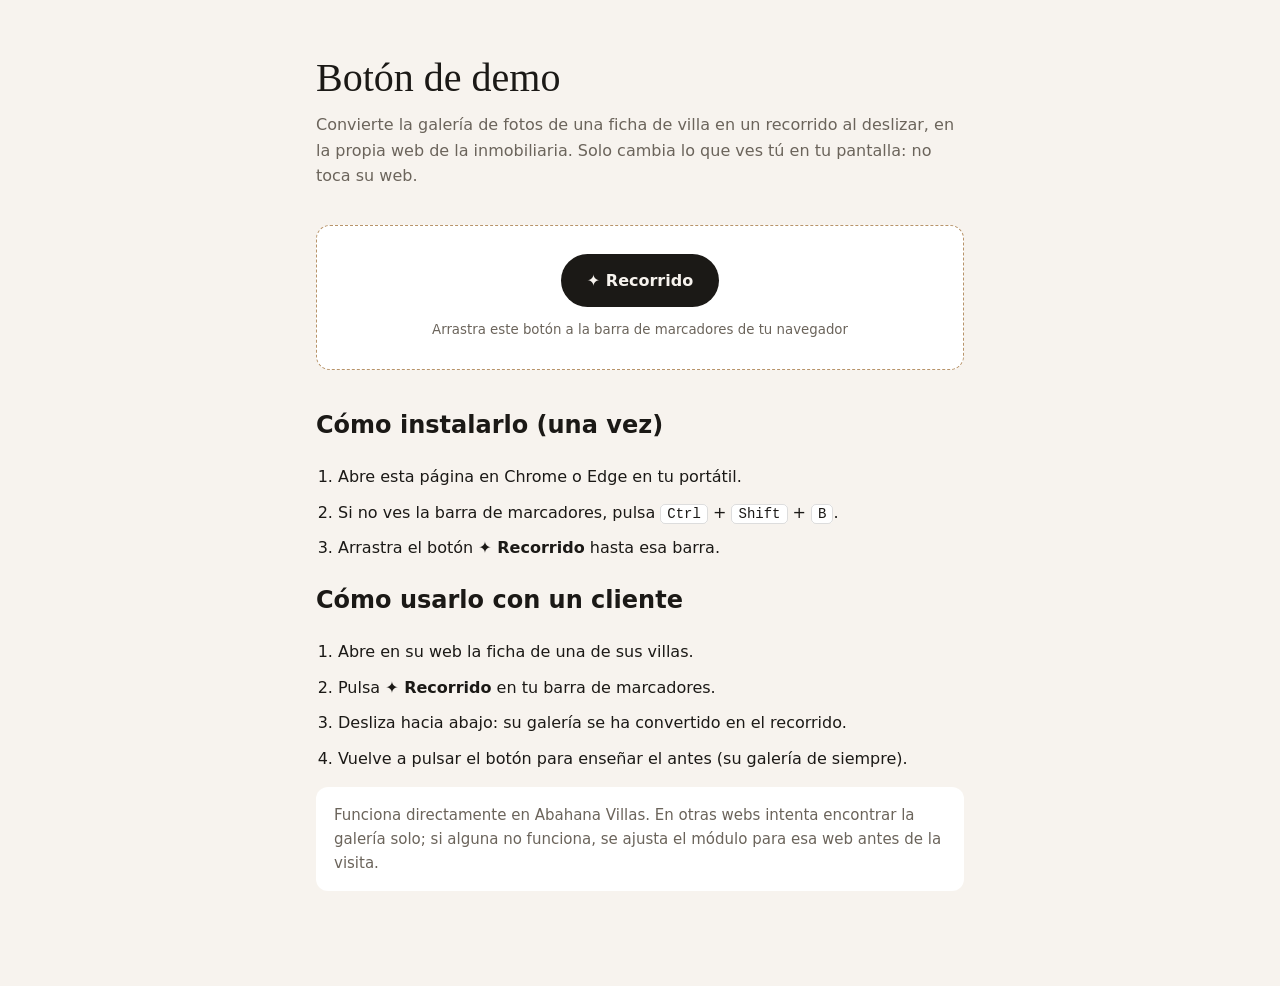
<file: demo.html>
<!doctype html>
<html lang="es">
<head>
<meta charset="utf-8">
<meta name="viewport" content="width=device-width, initial-scale=1">
<meta name="robots" content="noindex">
<title>Botón de demo · Recorrido</title>
<style>
  :root { --ink:#1b1916; --muted:#6b645b; --bg:#f7f3ee; --card:#fff; --sand:#b8946a; }
  @media (prefers-color-scheme: dark) { :root:not([data-theme="light"]) { --ink:#f3eee7; --muted:#a59d92; --bg:#141210; --card:#1d1a17; } }
  :root[data-theme="dark"] { --ink:#f3eee7; --muted:#a59d92; --bg:#141210; --card:#1d1a17; }
  * { box-sizing:border-box; }
  body { margin:0; background:var(--bg); color:var(--ink); font:16px/1.6 system-ui,-apple-system,"Segoe UI",sans-serif; }
  main { max-width:680px; margin:0 auto; padding:56px 16px 80px; }
  h1 { font:400 40px/1.1 Georgia,serif; margin:0 0 12px; }
  p.lead { color:var(--muted); margin:0 0 36px; }
  .btn { display:inline-block; background:var(--ink); color:var(--bg); text-decoration:none; padding:14px 26px; border-radius:999px; font-weight:600; cursor:grab; }
  .drop { background:var(--card); border:1px dashed var(--sand); border-radius:14px; padding:28px; text-align:center; margin-bottom:36px; }
  .drop small { display:block; color:var(--muted); margin-top:12px; }
  ol { padding-left:22px; } li { margin-bottom:10px; }
  kbd { background:var(--card); border:1px solid #0002; border-radius:5px; padding:1px 6px; font-size:14px; }
  .note { background:var(--card); border-radius:12px; padding:16px 18px; color:var(--muted); font-size:15px; }
</style>
</head>
<body>
<main>
  <h1>Botón de demo</h1>
  <p class="lead">Convierte la galería de fotos de una ficha de villa en un recorrido al deslizar, en la propia web de la inmobiliaria. Solo cambia lo que ves tú en tu pantalla: no toca su web.</p>

  <div class="drop">
    <a class="btn" href="javascript:%28function%20%28%29%20%7B%0A%20%20%22use%20strict%22%3B%0A%20%20if%20%28window.__recorrido%29%20%7B%20window.__recorrido.toggle%28%29%3B%20return%3B%20%7D%0A%0A%20%20%2F%2A%20Ajustes%20por%20web%20conocida.%20Para%20cada%20cliente%20nuevo%20se%20a%C3%B1ade%20aqu%C3%AD%20su%20galer%C3%ADa.%20%2A%2F%0A%20%20var%20SITES%20%3D%20%7B%0A%20%20%20%20%22abahanavillas.com%22%3A%20%7B%20gallery%3A%20%22.jdt-c0105-full-carousel%22%2C%20photos%3A%20%22.swiper-slide%20img%22%20%7D%2C%0A%20%20%7D%3B%0A%0A%20%20var%20host%20%3D%20location.hostname.replace%28%2F%5Ewww%5C.%2F%2C%20%22%22%29%3B%0A%20%20var%20script%20%3D%20document.currentScript%3B%0A%20%20var%20cfg%20%3D%20SITES%5Bhost%5D%20%7C%7C%20%7B%7D%3B%0A%20%20if%20%28script%20%26%26%20script.dataset.galeria%29%20cfg.gallery%20%3D%20script.dataset.galeria%3B%0A%20%20if%20%28script%20%26%26%20script.dataset.fotos%29%20cfg.photos%20%3D%20script.dataset.fotos%3B%0A%0A%20%20%2F%2A%20----------%20buscar%20la%20galer%C3%ADa%20y%20sus%20fotos%20----------%20%2A%2F%0A%20%20function%20srcOf%28img%29%20%7B%0A%20%20%20%20var%20s%20%3D%20img.getAttribute%28%22data-src%22%29%20%7C%7C%20img.getAttribute%28%22data-lazy-src%22%29%20%7C%7C%20img.currentSrc%20%7C%7C%20img.src%20%7C%7C%20%22%22%3B%0A%20%20%20%20if%20%28%21s%20%26%26%20img.srcset%29%20s%20%3D%20img.srcset.split%28%22%2C%22%29.pop%28%29.trim%28%29.split%28%22%20%22%29%5B0%5D%3B%0A%20%20%20%20return%20s%3B%0A%20%20%7D%0A%20%20function%20bigger%28url%29%20%7B%0A%20%20%20%20%2F%2F%20pedir%20una%20versi%C3%B3n%20grande%20si%20la%20web%20usa%20un%20CDN%20con%20ancho%20en%20la%20URL%0A%20%20%20%20return%20url.replace%28%2Fwidth%3D%5Cd%2B%2F%2C%20%22width%3D1920%22%29.replace%28%2F%28%5B%3F%26%5D%29w%3D%5Cd%2B%2F%2C%20%22%241w%3D1920%22%29%3B%0A%20%20%7D%0A%20%20function%20keyOf%28url%29%20%7B%0A%20%20%20%20return%20url.replace%28%2F%5C%2Fcdn-cgi%5C%2Fimage%5C%2F%5B%5E%2F%5D%2B%2F%2C%20%22%22%29.split%28%22%3F%22%29%5B0%5D.replace%28%2F-%5Cd%2Bx%5Cd%2B%28%3F%3D%5C.%5Cw%2B%24%29%2F%2C%20%22%22%29%3B%0A%20%20%7D%0A%20%20function%20autoGallery%28%29%20%7B%0A%20%20%20%20%2F%2F%20el%20contenedor%20con%20m%C3%A1s%20fotos%20grandes%20de%20la%20p%C3%A1gina%0A%20%20%20%20var%20best%20%3D%20null%2C%20bestN%20%3D%200%3B%0A%20%20%20%20document.querySelectorAll%28%22%5Bclass%2A%3Dgallery%5D%2C%5Bclass%2A%3Dgaleria%5D%2C%5Bclass%2A%3Dswiper%5D%2C%5Bclass%2A%3Dslider%5D%2C%5Bclass%2A%3Dcarousel%5D%2C%5Bclass%2A%3Dfotos%5D%2C%5Bid%2A%3Dgallery%5D%22%29.forEach%28function%20%28el%29%20%7B%0A%20%20%20%20%20%20var%20n%20%3D%20el.querySelectorAll%28%22img%22%29.length%3B%0A%20%20%20%20%20%20if%20%28n%20%3E%20bestN%20%7C%7C%20%28n%20%3D%3D%3D%20bestN%20%26%26%20best%20%26%26%20best.contains%28el%29%29%29%20%7B%20best%20%3D%20el%3B%20bestN%20%3D%20n%3B%20%7D%0A%20%20%20%20%7D%29%3B%0A%20%20%20%20while%20%28best%20%26%26%20best.parentElement%20%26%26%20best.parentElement.querySelectorAll%28%22img%22%29.length%20%3D%3D%3D%20bestN%29%20best%20%3D%20best.parentElement%3B%0A%20%20%20%20return%20bestN%20%3E%3D%204%20%3F%20best%20%3A%20null%3B%0A%20%20%7D%0A%0A%20%20var%20gallery%20%3D%20cfg.gallery%20%3F%20document.querySelector%28cfg.gallery%29%20%3A%20autoGallery%28%29%3B%0A%20%20if%20%28%21gallery%29%20%7B%20console.warn%28%22%5Brecorrido%5D%20no%20encuentro%20la%20galer%C3%ADa%22%29%3B%20return%3B%20%7D%0A%20%20var%20seen%20%3D%20%7B%7D%2C%20urls%20%3D%20%5B%5D%3B%0A%20%20gallery.querySelectorAll%28cfg.photos%20%7C%7C%20%22img%22%29.forEach%28function%20%28img%29%20%7B%0A%20%20%20%20var%20s%20%3D%20srcOf%28img%29%3B%0A%20%20%20%20if%20%28%21s%20%7C%7C%20%2F%5Edata%3A%2F.test%28s%29%20%7C%7C%20%2Flogo%7Cicon%7Csprite%2Fi.test%28s%29%29%20return%3B%0A%20%20%20%20var%20k%20%3D%20keyOf%28s%29%3B%0A%20%20%20%20if%20%28seen%5Bk%5D%29%20return%3B%0A%20%20%20%20seen%5Bk%5D%20%3D%201%3B%0A%20%20%20%20urls.push%28bigger%28s%29%29%3B%0A%20%20%7D%29%3B%0A%20%20%2F%2F%20quitar%20fotos%20que%20no%20son%20de%20la%20casa%20%28banners%2C%20publicidad%29%3A%20nos%20quedamos%20con%20la%20carpeta%20m%C3%A1s%20repetida%0A%20%20function%20dirOf%28u%29%20%7B%0A%20%20%20%20%2F%2F%20carpeta%20de%20la%20foto%3A%20todo%20lo%20anterior%20al%20nombre%20del%20archivo%0A%20%20%20%20var%20parts%20%3D%20keyOf%28u%29.split%28%22%2F%22%29%3B%0A%20%20%20%20var%20k%20%3D%20parts.findIndex%28function%20%28s%2C%20i%29%20%7B%20return%20i%20%3E%202%20%26%26%20%2F%5C.%5Cw%7B3%2C4%7D%24%2F.test%28s%29%3B%20%7D%29%3B%0A%20%20%20%20return%20parts.slice%280%2C%20k%20%3E%200%20%3F%20k%20%3A%20parts.length%20-%201%29.join%28%22%2F%22%29%3B%0A%20%20%7D%0A%20%20var%20count%20%3D%20%7B%7D%3B%0A%20%20urls.forEach%28function%20%28u%29%20%7B%20var%20d%20%3D%20dirOf%28u%29%3B%20count%5Bd%5D%20%3D%20%28count%5Bd%5D%20%7C%7C%200%29%20%2B%201%3B%20%7D%29%3B%0A%20%20var%20mainDir%20%3D%20Object.keys%28count%29.sort%28function%20%28a%2C%20b%29%20%7B%20return%20count%5Bb%5D%20-%20count%5Ba%5D%3B%20%7D%29%5B0%5D%3B%0A%20%20if%20%28count%5BmainDir%5D%20%3E%3D%203%29%20urls%20%3D%20urls.filter%28function%20%28u%29%20%7B%20return%20dirOf%28u%29%20%3D%3D%3D%20mainDir%3B%20%7D%29%3B%0A%20%20if%20%28urls.length%20%3C%203%29%20%7B%20console.warn%28%22%5Brecorrido%5D%20pocas%20fotos%22%2C%20urls.length%29%3B%20return%3B%20%7D%0A%20%20var%20MAX%20%3D%2024%3B%0A%20%20if%20%28urls.length%20%3E%20MAX%29%20%7B%0A%20%20%20%20%2F%2F%20repartir%3A%20quedarnos%20con%20fotos%20de%20todo%20el%20recorrido%2C%20no%20solo%20las%20primeras%0A%20%20%20%20var%20pick%20%3D%20%5B%5D%3B%0A%20%20%20%20for%20%28var%20i%20%3D%200%3B%20i%20%3C%20MAX%3B%20i%2B%2B%29%20pick.push%28urls%5BMath.round%28i%20%2A%20%28urls.length%20-%201%29%20%2F%20%28MAX%20-%201%29%29%5D%29%3B%0A%20%20%20%20urls%20%3D%20pick%3B%0A%20%20%7D%0A%0A%20%20var%20titleEl%20%3D%20document.querySelector%28%22h1%22%29%3B%0A%20%20var%20title%20%3D%20%28titleEl%20%26%26%20titleEl.textContent.trim%28%29%29%20%7C%7C%20document.title.split%28%2F%20%5B-%7C%C2%B7%5D%20%2F%29%5B0%5D%3B%0A%20%20title%20%3D%20title.replace%28%2F%5Cs%2B%2Fg%2C%20%22%20%22%29.slice%280%2C%2060%29%3B%0A%0A%20%20%2F%2A%20----------%20estilos%20----------%20%2A%2F%0A%20%20var%20css%20%3D%20document.createElement%28%22style%22%29%3B%0A%20%20css.textContent%20%3D%20%5B%0A%20%20%20%20%22.rc-tour%7Bposition%3Arelative%3Bbackground%3A%230e0d0c%3Bz-index%3A1%3Bfont-family%3Asystem-ui%2C-apple-system%2C%27Segoe%20UI%27%2Csans-serif%7D%22%2C%0A%20%20%20%20%22.rc-stage%7Bposition%3Aabsolute%3Btop%3A0%3Bleft%3A0%3Bwidth%3A100%25%3Bheight%3A100vh%3Bheight%3A100svh%3Boverflow%3Ahidden%7D%22%2C%0A%20%20%20%20%22.rc-stage.rc-fixed%7Bposition%3Afixed%7D%22%2C%0A%20%20%20%20%22.rc-stage.rc-end%7Btop%3Aauto%3Bbottom%3A0%7D%22%2C%0A%20%20%20%20%22.rc-stage%20canvas%7Bdisplay%3Ablock%3Bwidth%3A100%25%3Bheight%3A100%25%7D%22%2C%0A%20%20%20%20%22.rc-shade%7Bposition%3Aabsolute%3Binset%3A0%3Bpointer-events%3Anone%3Bbackground%3Alinear-gradient%28180deg%2Crgba%280%2C0%2C0%2C.35%29%200%2Crgba%280%2C0%2C0%2C0%29%2022%25%2Crgba%280%2C0%2C0%2C0%29%2050%25%2Crgba%280%2C0%2C0%2C.65%29%20100%25%29%7D%22%2C%0A%20%20%20%20%22.rc-title%7Bposition%3Aabsolute%3Bleft%3A0%3Bright%3A0%3Btop%3A50%25%3Btransform%3AtranslateY%28-50%25%29%3Btext-align%3Acenter%3Bcolor%3A%23f6f1ea%3Bpadding%3A0%2024px%3Bpointer-events%3Anone%7D%22%2C%0A%20%20%20%20%22.rc-title%20b%7Bdisplay%3Ablock%3Bfont%3A400%20clamp%2844px%2C8vw%2C110px%29%2F1.05%20Georgia%2C%27Times%20New%20Roman%27%2Cserif%3Bletter-spacing%3A.03em%3Btext-shadow%3A0%202px%2030px%20rgba%280%2C0%2C0%2C.5%29%7D%22%2C%0A%20%20%20%20%22.rc-hint%7Bposition%3Aabsolute%3Bleft%3A50%25%3Bbottom%3A30px%3Btransform%3AtranslateX%28-50%25%29%3Bcolor%3Argba%28246%2C241%2C234%2C.8%29%3Bfont-size%3A11px%3Bletter-spacing%3A.3em%3Btext-transform%3Auppercase%3Btext-align%3Acenter%3Btransition%3Aopacity%20.4s%3Bpointer-events%3Anone%7D%22%2C%0A%20%20%20%20%22.rc-hint%3Aafter%7Bcontent%3A%27%27%3Bdisplay%3Ablock%3Bwidth%3A1px%3Bheight%3A34px%3Bmargin%3A10px%20auto%200%3Bbackground%3Alinear-gradient%28%23d9c7ae%2Ctransparent%29%3Banimation%3Arc-drip%201.8s%20ease-in-out%20infinite%3Btransform-origin%3Atop%7D%22%2C%0A%20%20%20%20%22%40keyframes%20rc-drip%7B0%25%7Btransform%3AscaleY%280%29%7D50%25%7Btransform%3AscaleY%281%29%7D100%25%7Btransform%3AscaleY%281%29%3Bopacity%3A0%7D%7D%22%2C%0A%20%20%20%20%22.rc-count%7Bposition%3Aabsolute%3Bright%3A24px%3Bbottom%3A26px%3Bcolor%3A%23f6f1ea%3Bfont%3A400%2013px%2F1%20Georgia%2Cserif%3Bletter-spacing%3A.12em%3Bpointer-events%3Anone%7D%22%2C%0A%20%20%20%20%22.rc-count%20i%7Bfont-style%3Anormal%3Bcolor%3A%23d9c7ae%3Bfont-size%3A26px%7D%22%2C%0A%20%20%20%20%22.rc-bar%7Bposition%3Aabsolute%3Bleft%3A0%3Bbottom%3A0%3Bheight%3A3px%3Bbackground%3A%23d9c7ae%3Bwidth%3A0%7D%22%2C%0A%20%20%20%20%22.rc-hidden%7Bdisplay%3Anone%21important%7D%22%2C%0A%20%20%5D.join%28%22%22%29%3B%0A%20%20document.head.appendChild%28css%29%3B%0A%0A%20%20%2F%2A%20----------%20montar%20el%20recorrido%20en%20lugar%20de%20la%20galer%C3%ADa%20----------%20%2A%2F%0A%20%20var%20N%20%3D%20urls.length%2C%20VH%20%3D%2065%2C%20FADE%20%3D%200.35%3B%0A%20%20var%20tour%20%3D%20document.createElement%28%22section%22%29%3B%0A%20%20tour.className%20%3D%20%22rc-tour%22%3B%0A%20%20tour.style.height%20%3D%20%28N%20%2A%20VH%20%2B%20100%29%20%2B%20%22vh%22%3B%0A%20%20tour.innerHTML%20%3D%20%27%3Cdiv%20class%3D%22rc-stage%22%3E%3Ccanvas%3E%3C%2Fcanvas%3E%3Cdiv%20class%3D%22rc-shade%22%3E%3C%2Fdiv%3E%27%20%2B%0A%20%20%20%20%27%3Cdiv%20class%3D%22rc-title%22%3E%3Cb%3E%3C%2Fb%3E%3C%2Fdiv%3E%3Cdiv%20class%3D%22rc-hint%22%3EDesliza%20para%20recorrer%20la%20casa%3C%2Fdiv%3E%27%20%2B%0A%20%20%20%20%27%3Cdiv%20class%3D%22rc-count%22%3E%3Ci%3E01%3C%2Fi%3E%20%2F%20%27%20%2B%20String%28N%29.padStart%282%2C%20%220%22%29%20%2B%20%27%3C%2Fdiv%3E%3Cdiv%20class%3D%22rc-bar%22%3E%3C%2Fdiv%3E%3C%2Fdiv%3E%27%3B%0A%20%20tour.querySelector%28%22.rc-title%20b%22%29.textContent%20%3D%20title%3B%0A%20%20gallery.parentNode.insertBefore%28tour%2C%20gallery%29%3B%0A%20%20gallery.classList.add%28%22rc-hidden%22%29%3B%0A%0A%20%20var%20canvas%20%3D%20tour.querySelector%28%22canvas%22%29%2C%20ctx%20%3D%20canvas.getContext%28%222d%22%29%3B%0A%20%20var%20titleBox%20%3D%20tour.querySelector%28%22.rc-title%22%29%2C%20hint%20%3D%20tour.querySelector%28%22.rc-hint%22%29%3B%0A%20%20var%20countEl%20%3D%20tour.querySelector%28%22.rc-count%20i%22%29%2C%20bar%20%3D%20tour.querySelector%28%22.rc-bar%22%29%3B%0A%0A%20%20%2F%2F%20movimiento%20de%20c%C3%A1mara%20de%20cada%20foto%3A%20alterna%20izquierda%2Fderecha%20y%20acercar%2Falejar%0A%20%20var%20moves%20%3D%20urls.map%28function%20%28_%2C%20i%29%20%7B%0A%20%20%20%20var%20a%20%3D%20%5B%5B.25%2C%20.65%5D%2C%20%5B.70%2C%20.30%5D%2C%20%5B.40%2C%20.60%5D%2C%20%5B.60%2C%20.35%5D%5D%5Bi%20%25%204%5D%3B%0A%20%20%20%20var%20z%20%3D%20i%20%25%202%20%3F%20%5B1.10%2C%201.00%5D%20%3A%20%5B1.00%2C%201.10%5D%3B%0A%20%20%20%20return%20%7B%20f%3A%20a%2C%20z%3A%20i%20%3D%3D%3D%200%20%3F%20%5B1.16%2C%201.03%5D%20%3A%20z%20%7D%3B%0A%20%20%7D%29%3B%0A%0A%20%20var%20imgs%20%3D%20%5B%5D%3B%0A%20%20urls.forEach%28function%20%28u%2C%20i%29%20%7B%0A%20%20%20%20var%20tries%20%3D%200%3B%0A%20%20%20%20%28function%20load%28%29%20%7B%0A%20%20%20%20%20%20var%20im%20%3D%20new%20Image%28%29%3B%0A%20%20%20%20%20%20im.decoding%20%3D%20%22async%22%3B%0A%20%20%20%20%20%20im.onload%20%3D%20function%20%28%29%20%7B%20imgs%5Bi%5D%20%3D%20im%3B%20%7D%3B%0A%20%20%20%20%20%20im.onerror%20%3D%20function%20%28%29%20%7B%20if%20%28%2B%2Btries%20%3C%204%29%20setTimeout%28load%2C%20500%20%2A%20tries%29%3B%20%7D%3B%0A%20%20%20%20%20%20im.src%20%3D%20u%3B%0A%20%20%20%20%7D%29%28%29%3B%0A%20%20%7D%29%3B%0A%0A%20%20function%20resize%28%29%20%7B%0A%20%20%20%20var%20dpr%20%3D%20Math.min%28window.devicePixelRatio%20%7C%7C%201%2C%202%29%3B%0A%20%20%20%20canvas.width%20%3D%20Math.round%28canvas.clientWidth%20%2A%20dpr%29%3B%0A%20%20%20%20canvas.height%20%3D%20Math.round%28canvas.clientHeight%20%2A%20dpr%29%3B%0A%20%20%7D%0A%20%20window.addEventListener%28%22resize%22%2C%20resize%29%3B%0A%20%20resize%28%29%3B%0A%0A%20%20function%20lerp%28a%2C%20b%2C%20t%29%20%7B%20return%20a%20%2B%20%28b%20-%20a%29%20%2A%20t%3B%20%7D%0A%20%20function%20ease%28t%29%20%7B%20return%20t%20%2A%20t%20%2A%20%283%20-%202%20%2A%20t%29%3B%20%7D%0A%20%20function%20clamp%28x%29%20%7B%20return%20Math.min%28Math.max%28x%2C%200%29%2C%201%29%3B%20%7D%0A%20%20function%20len%28%29%20%7B%20return%20tour.offsetHeight%20-%20window.innerHeight%3B%20%7D%0A%20%20function%20top%28%29%20%7B%20return%20tour.getBoundingClientRect%28%29.top%20%2B%20window.scrollY%3B%20%7D%0A%0A%20%20function%20draw%28i%2C%20local%2C%20alpha%2C%20push%29%20%7B%0A%20%20%20%20var%20img%20%3D%20imgs%5Bi%5D%3B%0A%20%20%20%20if%20%28%21img%20%7C%7C%20%21img.naturalWidth%20%7C%7C%20alpha%20%3C%3D%200%29%20return%3B%0A%20%20%20%20var%20m%20%3D%20moves%5Bi%5D%2C%20cw%20%3D%20canvas.width%2C%20ch%20%3D%20canvas.height%3B%0A%20%20%20%20var%20z%20%3D%20lerp%28m.z%5B0%5D%2C%20m.z%5B1%5D%2C%20local%29%20%2A%20%281%20%2B%20push%29%3B%0A%20%20%20%20var%20s%20%3D%20Math.max%28cw%20%2F%20img.naturalWidth%2C%20ch%20%2F%20img.naturalHeight%29%20%2A%20z%3B%0A%20%20%20%20var%20w%20%3D%20img.naturalWidth%20%2A%20s%2C%20h%20%3D%20img.naturalHeight%20%2A%20s%3B%0A%20%20%20%20ctx.globalAlpha%20%3D%20alpha%3B%0A%20%20%20%20ctx.drawImage%28img%2C%20-%28w%20-%20cw%29%20%2A%20lerp%28m.f%5B0%5D%2C%20m.f%5B1%5D%2C%20local%29%2C%20-%28h%20-%20ch%29%20%2F%202%2C%20w%2C%20h%29%3B%0A%20%20%7D%0A%0A%20%20var%20p%20%3D%200%2C%20running%20%3D%20true%3B%0A%20%20var%20stage%20%3D%20tour.querySelector%28%22.rc-stage%22%29%3B%0A%20%20%2F%2F%20dejar%20la%20pantalla%20fija%20mientras%20se%20recorre%20%28a%20mano%2C%20porque%20muchas%20webs%20rompen%20%22sticky%22%29%0A%20%20function%20pin%28%29%20%7B%0A%20%20%20%20var%20r%20%3D%20tour.getBoundingClientRect%28%29%2C%20vh%20%3D%20window.innerHeight%3B%0A%20%20%20%20var%20fixed%20%3D%20r.top%20%3C%3D%200%20%26%26%20r.bottom%20%3E%3D%20vh%2C%20end%20%3D%20r.bottom%20%3C%20vh%3B%0A%20%20%20%20stage.classList.toggle%28%22rc-fixed%22%2C%20fixed%29%3B%0A%20%20%20%20stage.classList.toggle%28%22rc-end%22%2C%20end%29%3B%0A%20%20%20%20stage.style.left%20%3D%20fixed%20%3F%20r.left%20%2B%20%22px%22%20%3A%20%22%22%3B%0A%20%20%20%20stage.style.width%20%3D%20fixed%20%3F%20r.width%20%2B%20%22px%22%20%3A%20%22%22%3B%0A%20%20%7D%0A%0A%20%20function%20frame%28%29%20%7B%0A%20%20%20%20if%20%28%21running%29%20return%3B%0A%20%20%20%20pin%28%29%3B%0A%20%20%20%20var%20tp%20%3D%20clamp%28%28window.scrollY%20-%20top%28%29%29%20%2F%20len%28%29%29%20%2A%20%28N%20-%201%29%3B%0A%20%20%20%20p%20%2B%3D%20%28tp%20-%20p%29%20%2A%200.12%3B%0A%20%20%20%20if%20%28Math.abs%28tp%20-%20p%29%20%3C%200.0005%29%20p%20%3D%20tp%3B%0A%20%20%20%20var%20i%20%3D%20Math.floor%28p%29%2C%20u%20%3D%20p%20-%20i%3B%0A%20%20%20%20var%20local%20%3D%20function%20%28k%29%20%7B%20return%20clamp%28%28p%20-%20k%20%2B%20FADE%29%20%2F%20%281%20%2B%20FADE%29%29%3B%20%7D%3B%0A%20%20%20%20var%20mix%20%3D%20u%20%3E%201%20-%20FADE%20%3F%20ease%28%28u%20-%20%281%20-%20FADE%29%29%20%2F%20FADE%29%20%3A%200%3B%0A%20%20%20%20ctx.globalAlpha%20%3D%201%3B%0A%20%20%20%20ctx.fillStyle%20%3D%20%22%230e0d0c%22%3B%0A%20%20%20%20ctx.fillRect%280%2C%200%2C%20canvas.width%2C%20canvas.height%29%3B%0A%20%20%20%20%2F%2F%20si%20la%20foto%20a%C3%BAn%20no%20ha%20cargado%2C%20mostrar%20la%20anterior%20que%20s%C3%AD%20est%C3%A9%0A%20%20%20%20var%20j%20%3D%20i%3B%20while%20%28j%20%3E%200%20%26%26%20%21%28imgs%5Bj%5D%20%26%26%20imgs%5Bj%5D.naturalWidth%29%29%20j--%3B%0A%20%20%20%20draw%28j%2C%20local%28i%29%2C%201%2C%20mix%20%2A%200.10%29%3B%0A%20%20%20%20if%20%28i%20%2B%201%20%3C%20N%20%26%26%20mix%20%3E%200%29%20draw%28i%20%2B%201%2C%20local%28i%20%2B%201%29%2C%20mix%2C%200%29%3B%0A%20%20%20%20ctx.globalAlpha%20%3D%201%3B%0A%20%20%20%20titleBox.style.opacity%20%3D%20%281%20-%20clamp%28p%20%2F%200.45%29%29.toFixed%283%29%3B%0A%20%20%20%20hint.style.opacity%20%3D%20p%20%3C%200.15%20%3F%201%20%3A%200%3B%0A%20%20%20%20countEl.textContent%20%3D%20String%28Math.min%28N%2C%20Math.round%28p%29%20%2B%201%29%29.padStart%282%2C%20%220%22%29%3B%0A%20%20%20%20bar.style.width%20%3D%20%28p%20%2F%20%28N%20-%201%29%20%2A%20100%29.toFixed%282%29%20%2B%20%22%25%22%3B%0A%20%20%20%20requestAnimationFrame%28frame%29%3B%0A%20%20%7D%0A%20%20requestAnimationFrame%28frame%29%3B%0A%0A%20%20%2F%2F%20volver%20a%20pulsar%20el%20bot%C3%B3n%20de%20demo%20alterna%20entre%20la%20galer%C3%ADa%20original%20y%20el%20recorrido%0A%20%20window.__recorrido%20%3D%20%7B%0A%20%20%20%20toggle%3A%20function%20%28%29%20%7B%0A%20%20%20%20%20%20var%20on%20%3D%20%21tour.classList.contains%28%22rc-hidden%22%29%3B%0A%20%20%20%20%20%20tour.classList.toggle%28%22rc-hidden%22%2C%20on%29%3B%0A%20%20%20%20%20%20gallery.classList.toggle%28%22rc-hidden%22%2C%20%21on%29%3B%0A%20%20%20%20%20%20running%20%3D%20%21on%3B%0A%20%20%20%20%20%20if%20%28running%29%20%7B%20resize%28%29%3B%20requestAnimationFrame%28frame%29%3B%20%7D%0A%20%20%20%20%7D%2C%0A%20%20%7D%3B%0A%7D%29%28%29%3B%0A" onclick="alert('Arrastra este botón a tu barra de marcadores; no se pulsa aquí.'); return false;">✦ Recorrido</a>
    <small>Arrastra este botón a la barra de marcadores de tu navegador</small>
  </div>

  <h2>Cómo instalarlo (una vez)</h2>
  <ol>
    <li>Abre esta página en Chrome o Edge en tu portátil.</li>
    <li>Si no ves la barra de marcadores, pulsa <kbd>Ctrl</kbd> + <kbd>Shift</kbd> + <kbd>B</kbd>.</li>
    <li>Arrastra el botón <b>✦ Recorrido</b> hasta esa barra.</li>
  </ol>

  <h2>Cómo usarlo con un cliente</h2>
  <ol>
    <li>Abre en su web la ficha de una de sus villas.</li>
    <li>Pulsa <b>✦ Recorrido</b> en tu barra de marcadores.</li>
    <li>Desliza hacia abajo: su galería se ha convertido en el recorrido.</li>
    <li>Vuelve a pulsar el botón para enseñar el antes (su galería de siempre).</li>
  </ol>

  <p class="note">Funciona directamente en Abahana Villas. En otras webs intenta encontrar la galería solo; si alguna no funciona, se ajusta el módulo para esa web antes de la visita.</p>
</main>
</body>
</html>
</file>
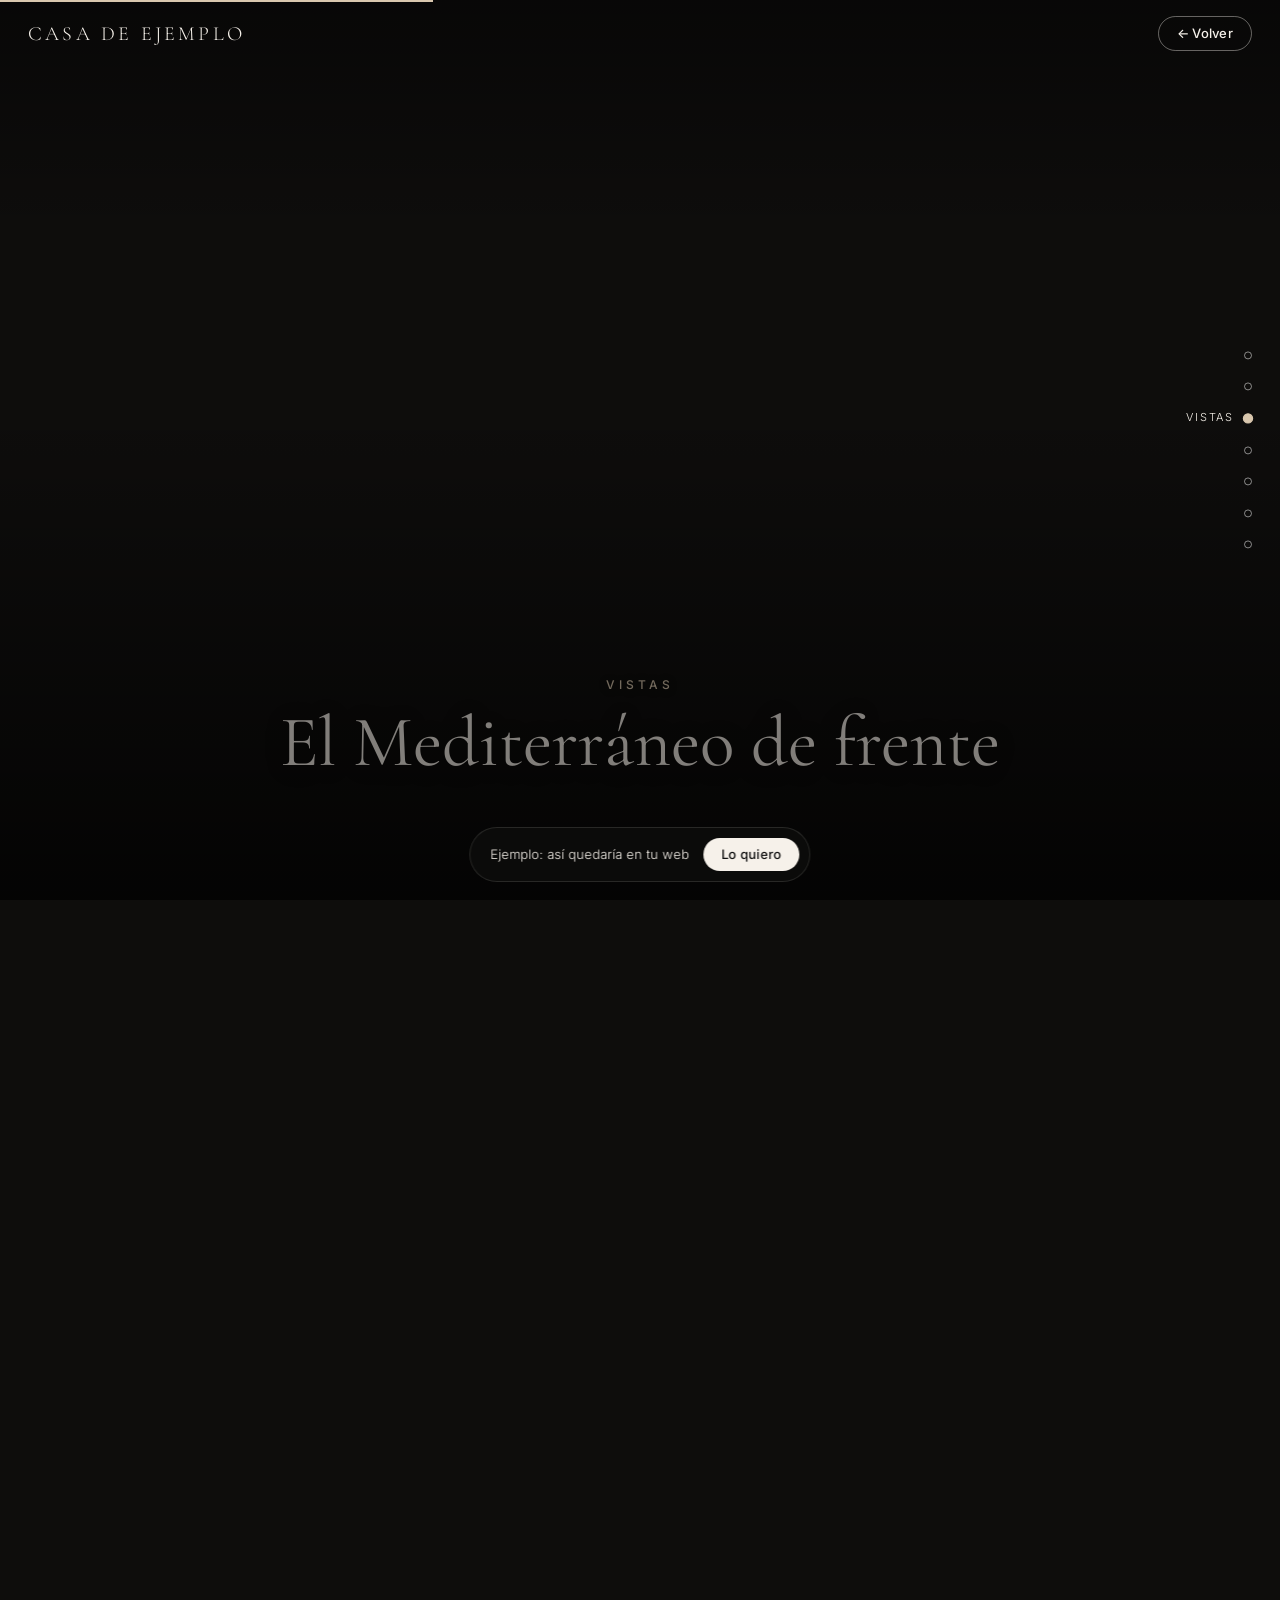
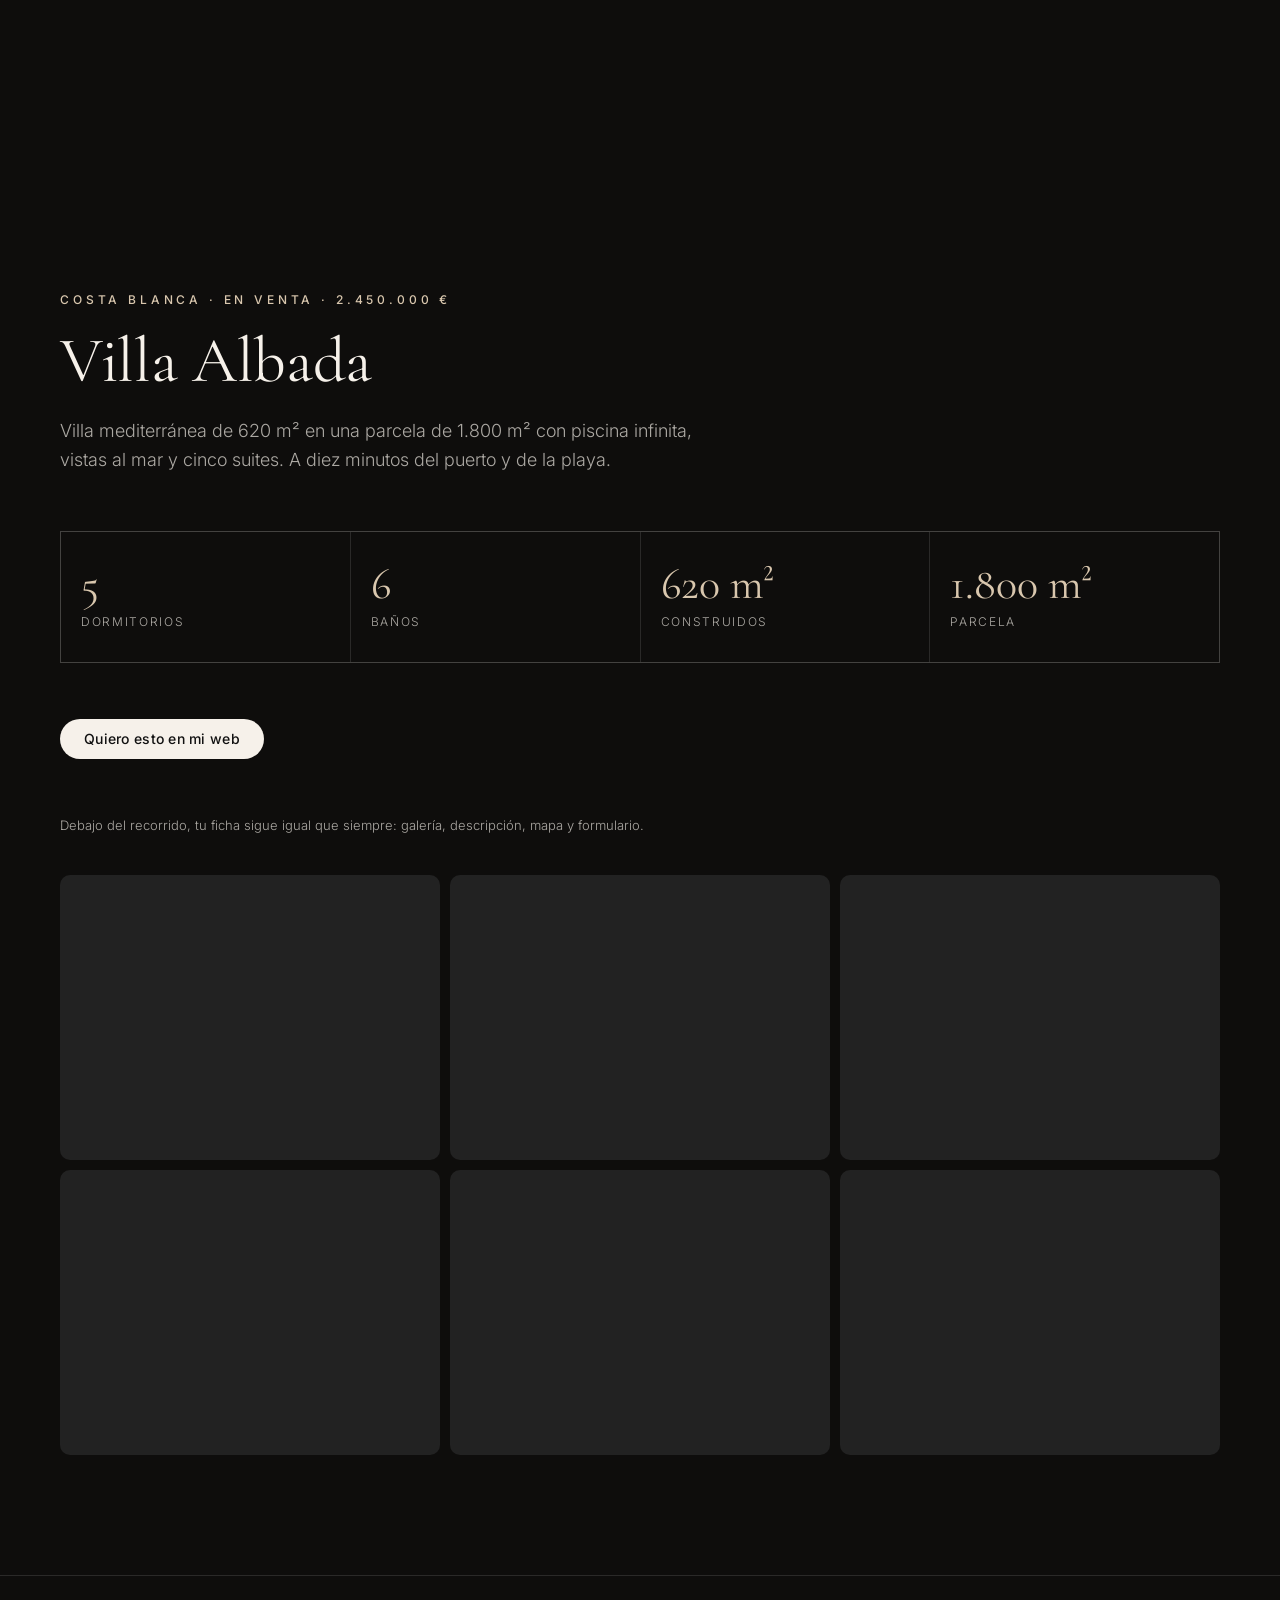
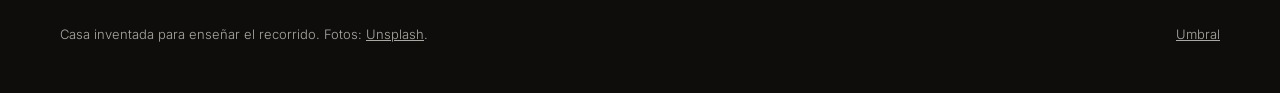
<file: marca/ejemplo.html>
<!doctype html>
<html lang="es">
<head>
<meta charset="utf-8">
<meta name="viewport" content="width=device-width, initial-scale=1, viewport-fit=cover">
<title>Ejemplo de recorrido · Umbral</title>
<meta name="description" content="Ejemplo de ficha de casa con recorrido a pantalla completa.">
<meta name="robots" content="noindex">
<link rel="preconnect" href="https://fonts.googleapis.com">
<link rel="preconnect" href="https://fonts.gstatic.com" crossorigin>
<link rel="preconnect" href="https://images.unsplash.com">
<link href="https://fonts.googleapis.com/css2?family=Cormorant+Garamond:ital,wght@0,400;0,500;1,400&family=Inter:wght@300;400;500&display=swap" rel="stylesheet">
<link rel="stylesheet" href="estilo.css">
<style>
  .note { position: fixed; left: 50%; bottom: 18px; transform: translateX(-50%); z-index: 45; background: rgba(14,13,12,.85); -webkit-backdrop-filter: blur(10px); backdrop-filter: blur(10px); border: 1px solid var(--line); border-radius: 999px; padding: 10px 10px 10px 20px; font-size: 13px; display: flex; gap: 14px; align-items: center; white-space: nowrap; max-width: calc(100% - 32px); }
  .note span { overflow: hidden; text-overflow: ellipsis; }
  .facts { display: grid; grid-template-columns: repeat(4, 1fr); gap: 1px; background: var(--line); border: 1px solid var(--line); margin: 56px 0; }
  .facts div { background: var(--bg); padding: 28px 20px; }
  .facts b { display: block; font: 400 44px/1.1 var(--serif); color: var(--sand); }
  .facts span { font-size: 12px; letter-spacing: .14em; text-transform: uppercase; color: var(--muted); }
  .gal { display: grid; grid-template-columns: repeat(3, 1fr); gap: 10px; margin-top: 40px; }
  .gal div { aspect-ratio: 4/3; border-radius: 10px; background: #222 center/cover; }
  .top .logo { font-size: 20px; }
  @media (max-width: 900px) { .facts { grid-template-columns: repeat(2, 1fr); } .gal { grid-template-columns: repeat(2, 1fr); } .note { bottom: 12px; font-size: 12px; } }
</style>
</head>
<body>
<header class="top" id="top">
  <a class="logo" id="agency" href="index.html">Casa de ejemplo</a>
  <a class="btn sm ghost" href="index.html#ejemplos">← Volver</a>
</header>

<section id="tour"></section>

<section class="block">
  <div class="wrap">
    <div class="eyebrow" id="where"></div>
    <h2 id="name"></h2>
    <p class="lead" id="desc"></p>
    <div class="facts" id="facts"></div>
    <a class="btn" href="index.html#contacto">Quiero esto en mi web</a>
    <p class="fine" style="margin-top:56px">Debajo del recorrido, tu ficha sigue igual que siempre: galería, descripción, mapa y formulario.</p>
    <div class="gal" id="gal"></div>
  </div>
</section>

<footer class="foot">
  <div class="wrap">
    <div>Casa inventada para enseñar el recorrido. Fotos: <a href="https://unsplash.com" target="_blank" rel="noopener">Unsplash</a>.</div>
    <div><a href="index.html">Umbral</a></div>
  </div>
</footer>

<div class="note"><span>Ejemplo: así quedaría en tu web</span><a class="btn sm" href="index.html#contacto">Lo quiero</a></div>

<script src="tour.js"></script>
<script>
const U = (id, w = 2200) => `https://images.unsplash.com/photo-${id}?auto=format&fit=crop&w=${w}&q=80`;

const CASAS = {
  albada: {
    nombre: "Villa Albada", zona: "Costa Blanca · En venta · 2.450.000 €",
    desc: "Villa mediterránea de 620 m² en una parcela de 1.800 m² con piscina infinita, vistas al mar y cinco suites. A diez minutos del puerto y de la playa.",
    datos: [["5", "Dormitorios"], ["6", "Baños"], ["620 m²", "Construidos"], ["1.800 m²", "Parcela"]],
    escenas: [
      ["1613490493576-7fde63acd811", [.55, .45], [1.14, 1.04], "Llegada", "Costa Blanca", "Villa Albada"],
      ["1613977257365-aaae5a9817ff", [.35, .6], [1.0, 1.1], "Piscina", "La piscina", "Agua hasta el horizonte"],
      ["1543489822-c49534f3271f", [.5, .5], [1.0, 1.12], "Vistas", "Vistas", "El Mediterráneo de frente"],
      ["1600210491892-03d54c0aaf87", [.3, .65], [1.02, 1.1], "Salón", "Interior", "620 m² llenos de luz"],
      ["1686023858216-4f54c853acf2", [.6, .35], [1.0, 1.1], "Cocina", "Cocina", "Isla central y despensa"],
      ["1616594039964-ae9021a400a0", [.4, .6], [1.0, 1.1], "Dormitorios", "Dormitorios", "Cinco suites con baño"],
      ["1544984243-ec57ea16fe25", [.5, .5], [1.0, 1.12], "Atardecer", "Al caer la tarde", "2.450.000 €"],
    ],
  },
  lumen: {
    nombre: "Casa Lumen", zona: "Marbella · En venta · 3.900.000 €",
    desc: "Casa contemporánea de 780 m² con grandes ventanales, jardín con piscina y seis dormitorios. Diseñada para vivir con la luz del sur todo el año.",
    datos: [["6", "Dormitorios"], ["7", "Baños"], ["780 m²", "Construidos"], ["2.400 m²", "Parcela"]],
    escenas: [
      ["1600596542815-ffad4c1539a9", [.5, .5], [1.14, 1.04], "Llegada", "Marbella", "Casa Lumen"],
      ["1580587771525-78b9dba3b914", [.35, .6], [1.0, 1.1], "Fachada", "Arquitectura", "Líneas limpias, mucha luz"],
      ["1594479125841-ff7800c6afcc", [.6, .4], [1.0, 1.1], "Jardín", "Exterior", "Jardín y piscina privada"],
      ["1583847268964-b28dc8f51f92", [.3, .65], [1.02, 1.1], "Salón", "Salón", "Ventanales de suelo a techo"],
      ["1618221195710-dd6b41faaea6", [.6, .35], [1.0, 1.1], "Estar", "Zona de estar", "Pensada para recibir"],
      ["1505693416388-ac5ce068fe85", [.4, .6], [1.0, 1.1], "Dormitorios", "Dormitorios", "Seis habitaciones"],
      ["1599777560450-e462cffc5368", [.5, .5], [1.0, 1.12], "Entorno", "Entorno", "3.900.000 €"],
    ],
  },
};

const id = new URLSearchParams(location.search).get("casa");
const c = CASAS[id] || CASAS.albada;
document.title = c.nombre + " · Ejemplo de recorrido";
document.getElementById("where").textContent = c.zona;
document.getElementById("name").textContent = c.nombre;
document.getElementById("desc").textContent = c.desc;
document.getElementById("facts").innerHTML = c.datos.map(d => `<div><b>${d[0]}</b><span>${d[1]}</span></div>`).join("");
document.getElementById("gal").innerHTML = c.escenas.slice(0, 6).map(s => `<div style="background-image:url(${U(s[0], 800)})"></div>`).join("");

Tour.mount(document.getElementById("tour"), {
  escenas: c.escenas.map(([img, f, z, room, k, t]) => ({ src: U(img), f, z, room, cap: { k, t } })),
  onProgress: (p, past) => document.getElementById("top").classList.toggle("solid", past),
});
</script>
</body>
</html>
</file>
<file: marca/estilo.css>
:root {
  --bg: #0e0d0c;
  --bg2: #161412;
  --line: rgba(246, 241, 234, .12);
  --ink: #f6f1ea;
  --muted: rgba(246, 241, 234, .68);
  --sand: #d9c7ae;
  --serif: "Cormorant Garamond", Georgia, serif;
  --sans: "Inter", system-ui, -apple-system, sans-serif;
}
* { box-sizing: border-box; margin: 0; padding: 0; }
html { background: var(--bg); scroll-behavior: smooth; overflow-x: clip; }
body { background: var(--bg); color: var(--ink); font-family: var(--sans); font-weight: 300; line-height: 1.6; -webkit-font-smoothing: antialiased; }
a { color: inherit; }
img { max-width: 100%; display: block; }

/* cabecera */
.top { position: fixed; inset: 0 0 auto 0; z-index: 40; display: flex; align-items: center; justify-content: space-between; gap: 20px; padding: 16px 28px; padding-top: max(16px, env(safe-area-inset-top)); transition: background .4s, border-color .4s; border-bottom: 1px solid transparent; }
.top.solid { background: rgba(14, 13, 12, .9); -webkit-backdrop-filter: blur(12px); backdrop-filter: blur(12px); border-color: var(--line); }
.logo { font-family: var(--serif); font-size: 26px; letter-spacing: .16em; text-decoration: none; text-transform: uppercase; }
.logo small { font-family: var(--sans); font-size: 9px; letter-spacing: .3em; color: var(--sand); margin-left: 8px; vertical-align: middle; }
.nav { display: flex; gap: 28px; align-items: center; font-size: 13px; letter-spacing: .04em; }
.nav a { text-decoration: none; color: var(--muted); transition: color .2s; }
.nav a:hover { color: var(--ink); }
.btn { display: inline-flex; align-items: center; justify-content: center; gap: 10px; background: var(--ink); color: #111 !important; text-decoration: none; padding: 13px 24px; border-radius: 999px; font: 500 14px/1 var(--sans); letter-spacing: .02em; border: 0; cursor: pointer; transition: background .2s, transform .2s; }
.btn:hover { background: var(--sand); }
.btn.ghost { background: transparent; color: var(--ink) !important; border: 1px solid rgba(246, 241, 234, .4); }
.btn.ghost:hover { background: rgba(246, 241, 234, .1); }
.btn.sm { padding: 10px 18px; font-size: 13px; }
.menu-btn { display: none; background: none; border: 1px solid var(--line); color: var(--ink); width: 42px; height: 42px; border-radius: 50%; font-size: 18px; cursor: pointer; }

/* recorrido */
.tour { position: relative; }
.tour-stage { position: sticky; top: 0; height: 100vh; height: 100svh; overflow: hidden; }
.tour-stage canvas { display: block; width: 100%; height: 100%; }
.tour-shade { position: absolute; inset: 0; pointer-events: none; background: linear-gradient(180deg, rgba(0,0,0,.45) 0%, rgba(0,0,0,0) 26%, rgba(0,0,0,0) 45%, rgba(0,0,0,.72) 100%); }
.tour-cap { position: absolute; left: 0; right: 0; bottom: 14vh; padding: 0 24px; text-align: center; opacity: 0; pointer-events: none; }
.tour-cap .k { font-size: 12px; font-weight: 500; letter-spacing: .32em; text-transform: uppercase; color: var(--sand); margin-bottom: 12px; text-shadow: 0 1px 10px rgba(0,0,0,.6); }
.tour-cap .t { font-family: var(--serif); font-weight: 400; font-size: clamp(36px, 5.6vw, 76px); line-height: 1.04; text-shadow: 0 2px 24px rgba(0,0,0,.45); }
.tour-cap .s { font-size: clamp(15px, 1.4vw, 19px); color: rgba(246,241,234,.88); margin: 14px auto 0; max-width: 620px; text-shadow: 0 1px 12px rgba(0,0,0,.6); }
.tour-cap.first { top: 50%; bottom: auto; transform: translateY(-50%); pointer-events: auto; }
.tour-cap.first .t { font-size: clamp(44px, 7.4vw, 108px); max-width: 1100px; margin: 0 auto; }
.tour-cap .acts { display: flex; gap: 12px; justify-content: center; flex-wrap: wrap; margin-top: 32px; }
.tour-hint { position: absolute; left: 50%; bottom: 26px; transform: translateX(-50%); font-size: 11px; letter-spacing: .3em; text-transform: uppercase; color: var(--muted); text-align: center; transition: opacity .4s; white-space: nowrap; pointer-events: none; }
.tour-hint::after { content: ""; display: block; width: 1px; height: 34px; margin: 10px auto 0; background: linear-gradient(var(--sand), transparent); animation: drip 1.8s ease-in-out infinite; transform-origin: top; }
@keyframes drip { 0% { transform: scaleY(0); } 50% { transform: scaleY(1); } 100% { transform: scaleY(1); opacity: 0; } }
.tour-bar { position: absolute; left: 0; top: 0; height: 2px; width: 0; background: var(--sand); z-index: 5; }
.tour-rail { position: absolute; right: 28px; top: 50%; transform: translateY(-50%); list-style: none; display: flex; flex-direction: column; gap: 14px; }
.tour-rail li { display: flex; align-items: center; justify-content: flex-end; gap: 10px; cursor: pointer; font-size: 11px; letter-spacing: .16em; text-transform: uppercase; color: rgba(255,255,255,.5); transition: color .3s; }
.tour-rail li::after { content: ""; width: 6px; height: 6px; border-radius: 50%; border: 1px solid currentColor; transition: background .3s, transform .3s; }
.tour-rail li.on { color: var(--ink); }
.tour-rail li.on::after { background: var(--sand); border-color: var(--sand); transform: scale(1.3); }
.tour-rail li span { opacity: 0; transform: translateX(6px); transition: opacity .3s, transform .3s; }
.tour-rail li.on span, .tour-rail:hover li span { opacity: 1; transform: none; }
.tour-tag { position: absolute; left: 28px; bottom: 24px; font-size: 10px; letter-spacing: .3em; text-transform: uppercase; color: rgba(255,255,255,.6); border: 1px solid rgba(255,255,255,.25); padding: 7px 12px; border-radius: 999px; }

/* secciones */
section.block { position: relative; z-index: 2; background: var(--bg); padding: 120px 28px; }
section.block.alt { background: var(--bg2); }
.wrap { max-width: 1160px; margin: 0 auto; }
.eyebrow { font-size: 12px; font-weight: 500; letter-spacing: .32em; text-transform: uppercase; color: var(--sand); margin-bottom: 18px; }
h2 { font-family: var(--serif); font-weight: 400; font-size: clamp(38px, 5vw, 66px); line-height: 1.06; letter-spacing: -.005em; }
h3 { font-family: var(--serif); font-weight: 500; font-size: 28px; line-height: 1.15; }
.lead { color: var(--muted); font-size: 18px; max-width: 660px; margin-top: 22px; }
.split { display: grid; grid-template-columns: 1fr 1fr; gap: 72px; align-items: center; }

/* antes / después */
.compare { display: grid; grid-template-columns: 1fr 1fr; gap: 24px; margin-top: 60px; }
.mock { border: 1px solid var(--line); border-radius: 16px; overflow: hidden; background: #f4efe8; color: #24211d; }
.mock .bar { display: flex; gap: 6px; padding: 10px 14px; background: #e6dfd5; }
.mock .bar i { width: 9px; height: 9px; border-radius: 50%; background: #c9bfb2; }
.mock .body { padding: 18px; }
.mock .m-title { font: 500 15px var(--sans); margin-bottom: 4px; }
.mock .m-price { font: 400 13px var(--sans); color: #7a7166; margin-bottom: 14px; }
.mock .grid { display: grid; grid-template-columns: repeat(4, 1fr); gap: 6px; }
.mock .grid div { aspect-ratio: 4/3; border-radius: 4px; background-size: cover; background-position: center; background-color: #d3cabe; }
.mock .grid div:first-child { grid-column: span 4; aspect-ratio: 16/8; }
.mock .lines i { display: block; height: 7px; border-radius: 4px; background: #ddd5ca; margin-top: 8px; }
.mock .hero { position: relative; aspect-ratio: 16/11; background-size: cover; background-position: center; background-color: #333; display: flex; flex-direction: column; justify-content: flex-end; align-items: center; color: #fff; padding: 18px; text-align: center; }
.mock .hero::before { content: ""; position: absolute; inset: 0; background: linear-gradient(transparent 40%, rgba(0,0,0,.65)); }
.mock .hero * { position: relative; }
.mock .hero .k { font: 500 9px var(--sans); letter-spacing: .3em; text-transform: uppercase; color: var(--sand); }
.mock .hero .t { font: 400 26px var(--serif); }
.mock .hero .d { font: 500 8px var(--sans); letter-spacing: .3em; text-transform: uppercase; opacity: .8; margin-top: 10px; }
.label { display: inline-block; font-size: 11px; letter-spacing: .2em; text-transform: uppercase; margin-bottom: 12px; color: var(--muted); }
.label.good { color: var(--sand); }

/* pasos */
.steps { display: grid; grid-template-columns: repeat(3, 1fr); gap: 1px; background: var(--line); border: 1px solid var(--line); margin-top: 60px; }
.steps > div { background: var(--bg); padding: 40px 32px; }
.steps b { display: block; font: 400 54px/1 var(--serif); color: var(--sand); margin-bottom: 24px; }
.steps p { color: var(--muted); margin-top: 12px; }
code.snip { display: block; margin-top: 18px; font: 12px/1.5 ui-monospace, Menlo, monospace; background: #000; color: #e9dcc8; padding: 12px 14px; border-radius: 8px; overflow-x: auto; white-space: nowrap; }

/* ventajas */
.perks { display: grid; grid-template-columns: repeat(3, 1fr); gap: 48px 40px; margin-top: 64px; }
.perks div { border-top: 1px solid var(--line); padding-top: 24px; }
.perks p { color: var(--muted); margin-top: 10px; }
.platforms { display: flex; flex-wrap: wrap; gap: 10px; margin-top: 48px; }
.platforms span { border: 1px solid var(--line); border-radius: 999px; padding: 8px 16px; font-size: 13px; color: var(--muted); }

/* ejemplos */
.cards { display: grid; grid-template-columns: repeat(3, 1fr); gap: 24px; margin-top: 56px; }
.card { position: relative; display: block; text-decoration: none; border-radius: 16px; overflow: hidden; aspect-ratio: 3/4; background: #222 center/cover; }
.card::before { content: ""; position: absolute; inset: 0; background: linear-gradient(transparent 35%, rgba(0,0,0,.75)); transition: opacity .3s; }
.card .in { position: absolute; left: 24px; right: 24px; bottom: 24px; }
.card .k { font-size: 11px; letter-spacing: .26em; text-transform: uppercase; color: var(--sand); }
.card h3 { margin-top: 6px; }
.card .go { display: inline-block; margin-top: 14px; font-size: 13px; border-bottom: 1px solid var(--sand); padding-bottom: 2px; }
.card:hover { transform: translateY(-4px); }
.card { transition: transform .35s ease; }
.card.soon { cursor: default; }
.card.soon:hover { transform: none; }

/* servicios */
.services { display: grid; grid-template-columns: repeat(2, 1fr); gap: 24px; margin-top: 60px; }
.service { border: 1px solid var(--line); border-radius: 18px; padding: 36px; background: var(--bg); }
.service .k { font-size: 11px; letter-spacing: .26em; text-transform: uppercase; color: var(--sand); }
.service h3 { margin: 10px 0 12px; }
.service p { color: var(--muted); }
.service ul { list-style: none; margin-top: 18px; }
.service li { padding: 9px 0; border-top: 1px solid var(--line); font-size: 15px; }
.service li::before { content: "—  "; color: var(--sand); }
.service.main { grid-column: span 2; display: grid; grid-template-columns: 1.1fr 1fr; gap: 40px; background: linear-gradient(135deg, #1b1815, #0e0d0c); }

/* precios */
.prices { display: grid; grid-template-columns: repeat(3, 1fr); gap: 24px; margin-top: 60px; align-items: stretch; }
.price { border: 1px solid var(--line); border-radius: 18px; padding: 36px 30px; display: flex; flex-direction: column; background: var(--bg); }
.price.pop { border-color: var(--sand); background: #15120f; position: relative; }
.price.pop::before { content: "Recomendada"; position: absolute; top: -12px; left: 30px; background: var(--sand); color: #111; font-size: 11px; font-weight: 500; letter-spacing: .12em; text-transform: uppercase; padding: 5px 12px; border-radius: 999px; }
.price .name { font-size: 12px; letter-spacing: .26em; text-transform: uppercase; color: var(--sand); }
.price .amount { font: 400 58px/1 var(--serif); margin: 18px 0 6px; }
.price .amount small { font: 300 15px var(--sans); color: var(--muted); }
.price .for { color: var(--muted); font-size: 15px; }
.price ul { list-style: none; margin: 26px 0 30px; flex: 1; }
.price li { padding: 9px 0; border-top: 1px solid var(--line); font-size: 15px; }
.price li::before { content: "✓  "; color: var(--sand); }
.monthly { display: grid; grid-template-columns: repeat(2, 1fr); gap: 24px; margin-top: 24px; }
.monthly .price { padding: 30px; }
.monthly .price .amount { font-size: 44px; }
.fine { color: var(--muted); font-size: 13px; margin-top: 28px; }

/* preguntas */
.faq { margin-top: 48px; border-top: 1px solid var(--line); }
.faq details { border-bottom: 1px solid var(--line); padding: 24px 0; }
.faq summary { cursor: pointer; list-style: none; display: flex; justify-content: space-between; gap: 20px; font: 400 23px/1.3 var(--serif); }
.faq summary::-webkit-details-marker { display: none; }
.faq summary::after { content: "+"; font-family: var(--sans); font-weight: 300; color: var(--sand); transition: transform .3s; }
.faq details[open] summary::after { transform: rotate(45deg); }
.faq p { color: var(--muted); margin-top: 14px; max-width: 760px; }

/* contacto */
.contact { display: grid; grid-template-columns: 1fr 1fr; gap: 72px; }
form.f { display: grid; gap: 16px; }
.f label { display: grid; gap: 8px; font-size: 13px; color: var(--muted); }
.f input, .f select, .f textarea { width: 100%; background: transparent; border: 1px solid var(--line); border-radius: 10px; color: var(--ink); font: 300 16px var(--sans); padding: 14px 16px; }
.f select option { background: var(--bg); }
.f input:focus, .f select:focus, .f textarea:focus { outline: none; border-color: var(--sand); }
.f .row { display: grid; grid-template-columns: 1fr 1fr; gap: 16px; }
.direct { margin-top: 40px; display: grid; gap: 14px; }
.direct a { display: flex; justify-content: space-between; text-decoration: none; padding: 16px 0; border-bottom: 1px solid var(--line); font-size: 16px; }
.direct a span:last-child { color: var(--sand); }

footer.foot { position: relative; z-index: 2; background: var(--bg); border-top: 1px solid var(--line); padding: 48px 28px; color: var(--muted); font-size: 13px; }
footer.foot .wrap { display: flex; justify-content: space-between; gap: 24px; flex-wrap: wrap; }

.reveal { opacity: 0; transform: translateY(24px); transition: opacity .9s ease, transform .9s ease; }
.reveal.in { opacity: 1; transform: none; }

@media (max-width: 900px) {
  .nav { display: none; }
  .nav.open { display: flex; position: fixed; inset: 70px 16px auto 16px; flex-direction: column; align-items: stretch; gap: 0; background: #141210; border: 1px solid var(--line); border-radius: 16px; padding: 10px; }
  .nav.open a { padding: 14px 12px; font-size: 16px; }
  .nav.open .btn { margin-top: 8px; }
  .menu-btn { display: block; }
  .top { padding: 12px 16px; }
  section.block { padding: 84px 16px; }
  .split, .compare, .contact, .service.main { grid-template-columns: 1fr; gap: 40px; }
  .steps, .perks, .cards, .prices, .services, .monthly { grid-template-columns: 1fr; }
  .service.main { grid-column: auto; }
  .perks { gap: 32px; }
  .cards .card { aspect-ratio: 4/3; }
  .tour-rail { display: none; }
  .tour-cap { bottom: 16vh; }
  .tour-tag { left: 16px; bottom: 16px; }
  .f .row { grid-template-columns: 1fr; }
  .service { padding: 28px 22px; }
  .price.pop { margin-top: 10px; }
}
@media (prefers-reduced-motion: reduce) {
  .reveal { opacity: 1; transform: none; transition: none; }
  .tour-hint::after { animation: none; }
}
</file>
